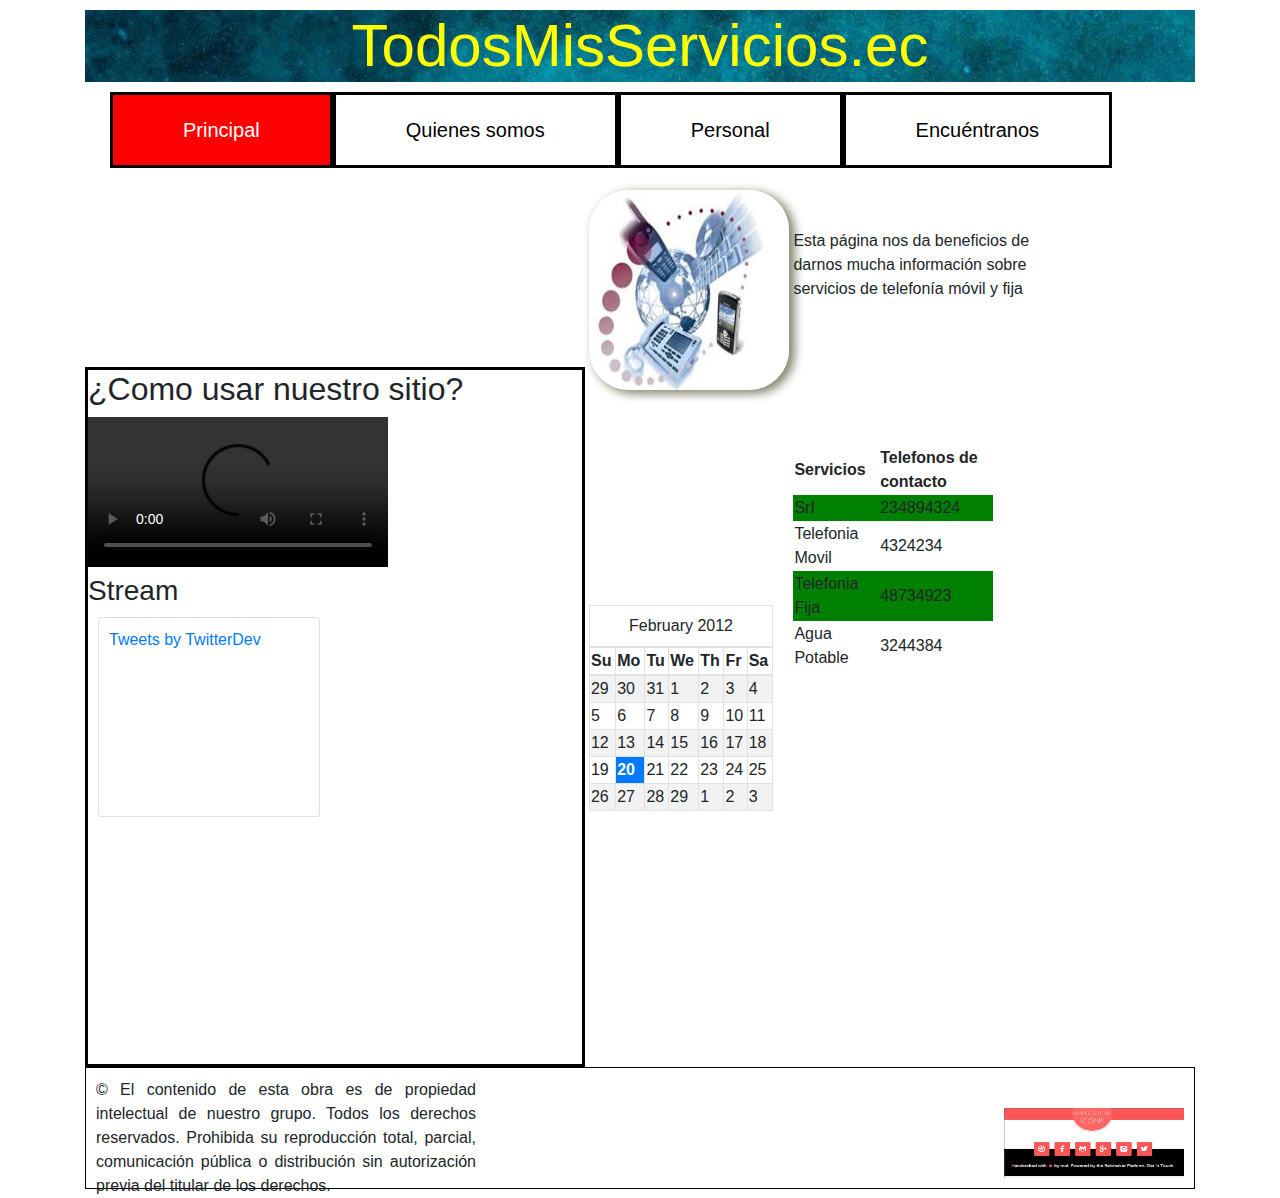
<file: index.html>
<!DOCTYPE html>
<html lang="es">
<head>
<meta charset="utf-8"/>
<title> app.moqups </title>
<meta name="viewport" content="width=device-width, initial-scale=1, shrink-to-fit=no">
<link rel="stylesheet" href="bootstrap-4.1.1/dist/css/bootstrap.min.css">
<link rel="stylesheet" href="css/style.css">
</head>
<body>
<div class = "container -fluid">
<header>
<h1 id="cabecera">TodosMisServicios.ec</h1>

<nav>
  <div class = "row">
  <ul class = "col12">
    <li><a class="active" href="index.html">Principal </a></li>
    <li><a href="quienes_somos.html">Quienes somos </a></li>
    <li><a href="personal.html">Personal </a></li>
    <li><a href="encuentranos.html">Encuéntranos </a></li>
  </ul>
  </div>
</nav>
       
</header>
<div>

<div class="uno" id="primero">
  <div>
  <aside>
    <h2>¿Como usar nuestro sitio?</h2> 
    <video src="http://v2v.cc/~j/theora_testsuite/320x240.ogg" controls></video>
    <h3> Stream </h3>
    <div class="card">
      <a class="twitter-timeline" href="https://twitter.com/TwitterDev?ref_src=twsrc%5Etfw">Tweets by TwitterDev</a> 
      <script async src="https://platform.twitter.com/widgets.js" charset="utf-8"></script>
    </div>
  </aside>
  </div>
</div>

<div class ="uno">
    <section id="diva" class="division">
     
    <img class="imagen" src="principal.jpg" alt="no fue">
    
    <p id="pala">Esta página nos da beneficios de darnos mucha información sobre servicios de telefonía móvil y fija</p>

    <div class="container">
      <div class="row">
        <div class="span12">
          <table class="table-condensed table-bordered table-striped">
            <thead>
              <tr>
                <th colspan="7">
                  <span class="btn-group">
                    <a class="btn"><i class="icon-chevron-left"></i></a>
                    <a class="btn active">February 2012</a>
                    <a class="btn"><i class="icon-chevron-right"></i></a>
                  </span>
                </th>
                    </tr>
                    <tr>
                        <th>Su</th>
                        <th>Mo</th>
                        <th>Tu</th>
                        <th>We</th>
                        <th>Th</th>
                        <th>Fr</th>
                        <th>Sa</th>
                    </tr>
                </thead>
                <tbody>
                    <tr>
                        <td class="muted">29</td>
                        <td class="muted">30</td>
                        <td class="muted">31</td>
                        <td>1</td>
                        <td>2</td>
                        <td>3</td>
                        <td>4</td>
                    </tr>
                    <tr>
                        <td>5</td>
                        <td>6</td>
                        <td>7</td>
                        <td>8</td>
                        <td>9</td>
                        <td>10</td>
                        <td>11</td>
                    </tr>
                    <tr>
                        <td>12</td>
                        <td>13</td>
                        <td>14</td>
                        <td>15</td>
                        <td>16</td>
                        <td>17</td>
                        <td>18</td>
                    </tr>
                    <tr>
                        <td>19</td>
                        <td class="btn-primary"><strong>20</strong></td>
                        <td>21</td>
                        <td>22</td>
                        <td>23</td>
                        <td>24</td>
                        <td>25</td>
                    </tr>
                    <tr>
                        <td>26</td>
                        <td>27</td>
                        <td>28</td>
                        <td>29</td>
                        <td class="muted">1</td>
                        <td class="muted">2</td>
                        <td class="muted">3</td>
                    </tr>
                </tbody>
            </table>
        </div>
  </div>
</div>

  <table id="tabla"> <!-- Lo cambiaremos por CSS -->
    <thead>
      <tr>
        <td>Servicios</td>
        <td>Telefonos de contacto</td> 
      </tr>
    </thead>
    <tbody>
          <tr>
              <td>SrI</td>
              <td>234894324</td>
              
          </tr>
          <tr>
              <td>Telefonia Movil</td>
              <td>4324234</td>
              
          </tr>
          <tr>
              <td>Telefonia Fija</td>
              <td>48734923</td>
              
          </tr>
           <tr>
              <td>Agua Potable</td>
              <td>3244384</td>
              
          </tr>
          </tbody>
        </table>
    </section>  
    </div>
</div>

<div id="footer">
  <div id="izquierda">
    &#xA9;  El contenido de esta obra es de propiedad intelectual de nuestro grupo. Todos los derechos reservados. Prohibida su reproducción total, parcial, comunicación pública o distribución sin autorización previa del titular de los derechos.  
  </div>
  <div id="derecha">
    <img class="pie" style="float:right;" src="fin.png"> 
  </div>
</div>
</div>
</body>




</html>
</file>
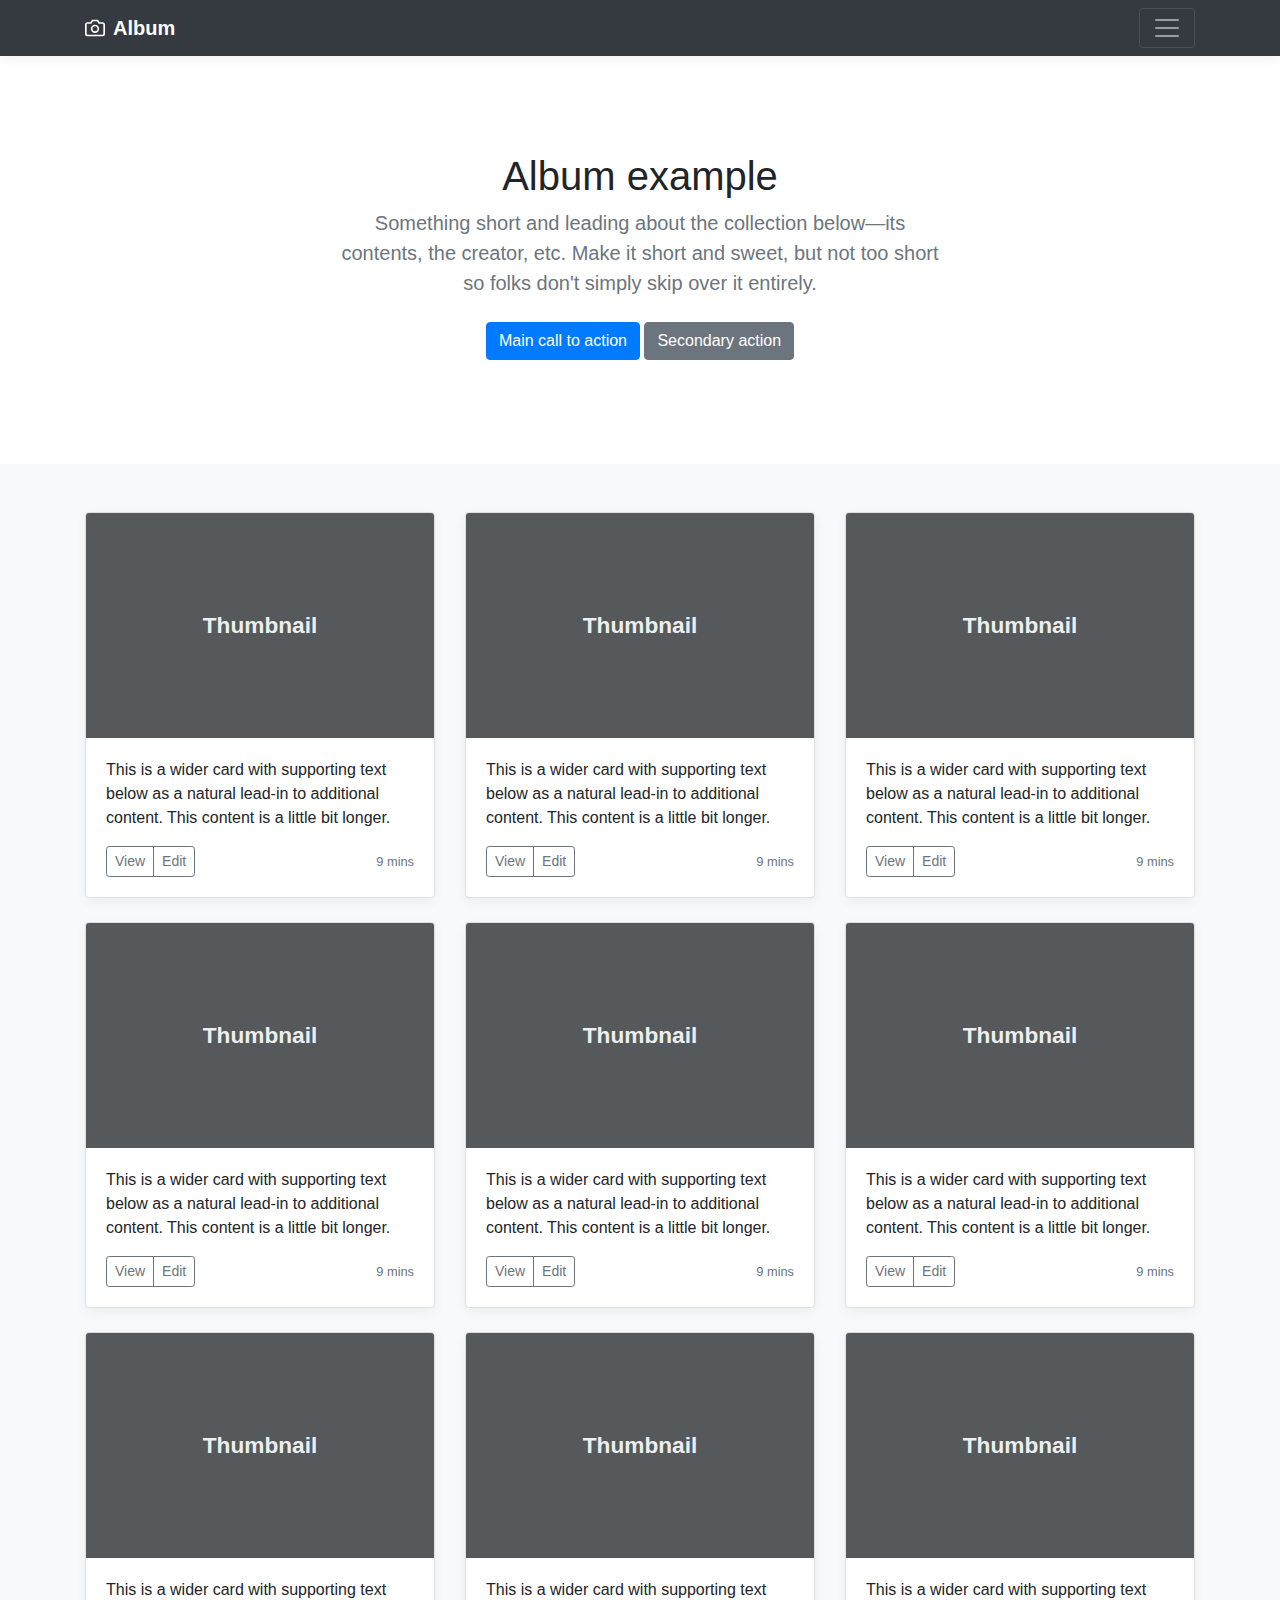
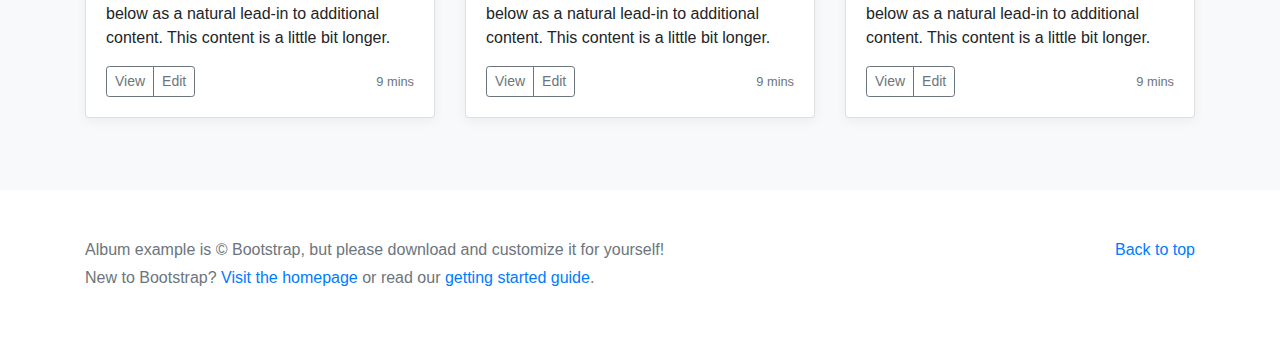
<file: bootstrap-4.1.1/docs/4.1/examples/album/index.html>
<!doctype html>
<html lang="en">
  <head>
    <meta charset="utf-8">
    <meta name="viewport" content="width=device-width, initial-scale=1, shrink-to-fit=no">
    <meta name="description" content="">
    <meta name="author" content="">
    <link rel="icon" href="../../../../favicon.ico">

    <title>Album example for Bootstrap</title>

    <!-- Bootstrap core CSS -->
    <link href="../../../../dist/css/bootstrap.min.css" rel="stylesheet">

    <!-- Custom styles for this template -->
    <link href="album.css" rel="stylesheet">
  </head>

  <body>

    <header>
      <div class="collapse bg-dark" id="navbarHeader">
        <div class="container">
          <div class="row">
            <div class="col-sm-8 col-md-7 py-4">
              <h4 class="text-white">About</h4>
              <p class="text-muted">Add some information about the album below, the author, or any other background context. Make it a few sentences long so folks can pick up some informative tidbits. Then, link them off to some social networking sites or contact information.</p>
            </div>
            <div class="col-sm-4 offset-md-1 py-4">
              <h4 class="text-white">Contact</h4>
              <ul class="list-unstyled">
                <li><a href="#" class="text-white">Follow on Twitter</a></li>
                <li><a href="#" class="text-white">Like on Facebook</a></li>
                <li><a href="#" class="text-white">Email me</a></li>
              </ul>
            </div>
          </div>
        </div>
      </div>
      <div class="navbar navbar-dark bg-dark box-shadow">
        <div class="container d-flex justify-content-between">
          <a href="#" class="navbar-brand d-flex align-items-center">
            <svg xmlns="http://www.w3.org/2000/svg" width="20" height="20" viewBox="0 0 24 24" fill="none" stroke="currentColor" stroke-width="2" stroke-linecap="round" stroke-linejoin="round" class="mr-2"><path d="M23 19a2 2 0 0 1-2 2H3a2 2 0 0 1-2-2V8a2 2 0 0 1 2-2h4l2-3h6l2 3h4a2 2 0 0 1 2 2z"></path><circle cx="12" cy="13" r="4"></circle></svg>
            <strong>Album</strong>
          </a>
          <button class="navbar-toggler" type="button" data-toggle="collapse" data-target="#navbarHeader" aria-controls="navbarHeader" aria-expanded="false" aria-label="Toggle navigation">
            <span class="navbar-toggler-icon"></span>
          </button>
        </div>
      </div>
    </header>

    <main role="main">

      <section class="jumbotron text-center">
        <div class="container">
          <h1 class="jumbotron-heading">Album example</h1>
          <p class="lead text-muted">Something short and leading about the collection below—its contents, the creator, etc. Make it short and sweet, but not too short so folks don't simply skip over it entirely.</p>
          <p>
            <a href="#" class="btn btn-primary my-2">Main call to action</a>
            <a href="#" class="btn btn-secondary my-2">Secondary action</a>
          </p>
        </div>
      </section>

      <div class="album py-5 bg-light">
        <div class="container">

          <div class="row">
            <div class="col-md-4">
              <div class="card mb-4 box-shadow">
                <img class="card-img-top" data-src="holder.js/100px225?theme=thumb&bg=55595c&fg=eceeef&text=Thumbnail" alt="Card image cap">
                <div class="card-body">
                  <p class="card-text">This is a wider card with supporting text below as a natural lead-in to additional content. This content is a little bit longer.</p>
                  <div class="d-flex justify-content-between align-items-center">
                    <div class="btn-group">
                      <button type="button" class="btn btn-sm btn-outline-secondary">View</button>
                      <button type="button" class="btn btn-sm btn-outline-secondary">Edit</button>
                    </div>
                    <small class="text-muted">9 mins</small>
                  </div>
                </div>
              </div>
            </div>
            <div class="col-md-4">
              <div class="card mb-4 box-shadow">
                <img class="card-img-top" data-src="holder.js/100px225?theme=thumb&bg=55595c&fg=eceeef&text=Thumbnail" alt="Card image cap">
                <div class="card-body">
                  <p class="card-text">This is a wider card with supporting text below as a natural lead-in to additional content. This content is a little bit longer.</p>
                  <div class="d-flex justify-content-between align-items-center">
                    <div class="btn-group">
                      <button type="button" class="btn btn-sm btn-outline-secondary">View</button>
                      <button type="button" class="btn btn-sm btn-outline-secondary">Edit</button>
                    </div>
                    <small class="text-muted">9 mins</small>
                  </div>
                </div>
              </div>
            </div>
            <div class="col-md-4">
              <div class="card mb-4 box-shadow">
                <img class="card-img-top" data-src="holder.js/100px225?theme=thumb&bg=55595c&fg=eceeef&text=Thumbnail" alt="Card image cap">
                <div class="card-body">
                  <p class="card-text">This is a wider card with supporting text below as a natural lead-in to additional content. This content is a little bit longer.</p>
                  <div class="d-flex justify-content-between align-items-center">
                    <div class="btn-group">
                      <button type="button" class="btn btn-sm btn-outline-secondary">View</button>
                      <button type="button" class="btn btn-sm btn-outline-secondary">Edit</button>
                    </div>
                    <small class="text-muted">9 mins</small>
                  </div>
                </div>
              </div>
            </div>

            <div class="col-md-4">
              <div class="card mb-4 box-shadow">
                <img class="card-img-top" data-src="holder.js/100px225?theme=thumb&bg=55595c&fg=eceeef&text=Thumbnail" alt="Card image cap">
                <div class="card-body">
                  <p class="card-text">This is a wider card with supporting text below as a natural lead-in to additional content. This content is a little bit longer.</p>
                  <div class="d-flex justify-content-between align-items-center">
                    <div class="btn-group">
                      <button type="button" class="btn btn-sm btn-outline-secondary">View</button>
                      <button type="button" class="btn btn-sm btn-outline-secondary">Edit</button>
                    </div>
                    <small class="text-muted">9 mins</small>
                  </div>
                </div>
              </div>
            </div>
            <div class="col-md-4">
              <div class="card mb-4 box-shadow">
                <img class="card-img-top" data-src="holder.js/100px225?theme=thumb&bg=55595c&fg=eceeef&text=Thumbnail" alt="Card image cap">
                <div class="card-body">
                  <p class="card-text">This is a wider card with supporting text below as a natural lead-in to additional content. This content is a little bit longer.</p>
                  <div class="d-flex justify-content-between align-items-center">
                    <div class="btn-group">
                      <button type="button" class="btn btn-sm btn-outline-secondary">View</button>
                      <button type="button" class="btn btn-sm btn-outline-secondary">Edit</button>
                    </div>
                    <small class="text-muted">9 mins</small>
                  </div>
                </div>
              </div>
            </div>
            <div class="col-md-4">
              <div class="card mb-4 box-shadow">
                <img class="card-img-top" data-src="holder.js/100px225?theme=thumb&bg=55595c&fg=eceeef&text=Thumbnail" alt="Card image cap">
                <div class="card-body">
                  <p class="card-text">This is a wider card with supporting text below as a natural lead-in to additional content. This content is a little bit longer.</p>
                  <div class="d-flex justify-content-between align-items-center">
                    <div class="btn-group">
                      <button type="button" class="btn btn-sm btn-outline-secondary">View</button>
                      <button type="button" class="btn btn-sm btn-outline-secondary">Edit</button>
                    </div>
                    <small class="text-muted">9 mins</small>
                  </div>
                </div>
              </div>
            </div>

            <div class="col-md-4">
              <div class="card mb-4 box-shadow">
                <img class="card-img-top" data-src="holder.js/100px225?theme=thumb&bg=55595c&fg=eceeef&text=Thumbnail" alt="Card image cap">
                <div class="card-body">
                  <p class="card-text">This is a wider card with supporting text below as a natural lead-in to additional content. This content is a little bit longer.</p>
                  <div class="d-flex justify-content-between align-items-center">
                    <div class="btn-group">
                      <button type="button" class="btn btn-sm btn-outline-secondary">View</button>
                      <button type="button" class="btn btn-sm btn-outline-secondary">Edit</button>
                    </div>
                    <small class="text-muted">9 mins</small>
                  </div>
                </div>
              </div>
            </div>
            <div class="col-md-4">
              <div class="card mb-4 box-shadow">
                <img class="card-img-top" data-src="holder.js/100px225?theme=thumb&bg=55595c&fg=eceeef&text=Thumbnail" alt="Card image cap">
                <div class="card-body">
                  <p class="card-text">This is a wider card with supporting text below as a natural lead-in to additional content. This content is a little bit longer.</p>
                  <div class="d-flex justify-content-between align-items-center">
                    <div class="btn-group">
                      <button type="button" class="btn btn-sm btn-outline-secondary">View</button>
                      <button type="button" class="btn btn-sm btn-outline-secondary">Edit</button>
                    </div>
                    <small class="text-muted">9 mins</small>
                  </div>
                </div>
              </div>
            </div>
            <div class="col-md-4">
              <div class="card mb-4 box-shadow">
                <img class="card-img-top" data-src="holder.js/100px225?theme=thumb&bg=55595c&fg=eceeef&text=Thumbnail" alt="Card image cap">
                <div class="card-body">
                  <p class="card-text">This is a wider card with supporting text below as a natural lead-in to additional content. This content is a little bit longer.</p>
                  <div class="d-flex justify-content-between align-items-center">
                    <div class="btn-group">
                      <button type="button" class="btn btn-sm btn-outline-secondary">View</button>
                      <button type="button" class="btn btn-sm btn-outline-secondary">Edit</button>
                    </div>
                    <small class="text-muted">9 mins</small>
                  </div>
                </div>
              </div>
            </div>
          </div>
        </div>
      </div>

    </main>

    <footer class="text-muted">
      <div class="container">
        <p class="float-right">
          <a href="#">Back to top</a>
        </p>
        <p>Album example is &copy; Bootstrap, but please download and customize it for yourself!</p>
        <p>New to Bootstrap? <a href="../../">Visit the homepage</a> or read our <a href="../../getting-started/">getting started guide</a>.</p>
      </div>
    </footer>

    <!-- Bootstrap core JavaScript
    ================================================== -->
    <!-- Placed at the end of the document so the pages load faster -->
    <script src="https://code.jquery.com/jquery-3.3.1.slim.min.js" integrity="sha384-q8i/X+965DzO0rT7abK41JStQIAqVgRVzpbzo5smXKp4YfRvH+8abtTE1Pi6jizo" crossorigin="anonymous"></script>
    <script>window.jQuery || document.write('<script src="../../../../assets/js/vendor/jquery-slim.min.js"><\/script>')</script>
    <script src="../../../../assets/js/vendor/popper.min.js"></script>
    <script src="../../../../dist/js/bootstrap.min.js"></script>
    <script src="../../../../assets/js/vendor/holder.min.js"></script>
  </body>
</html>
</file>
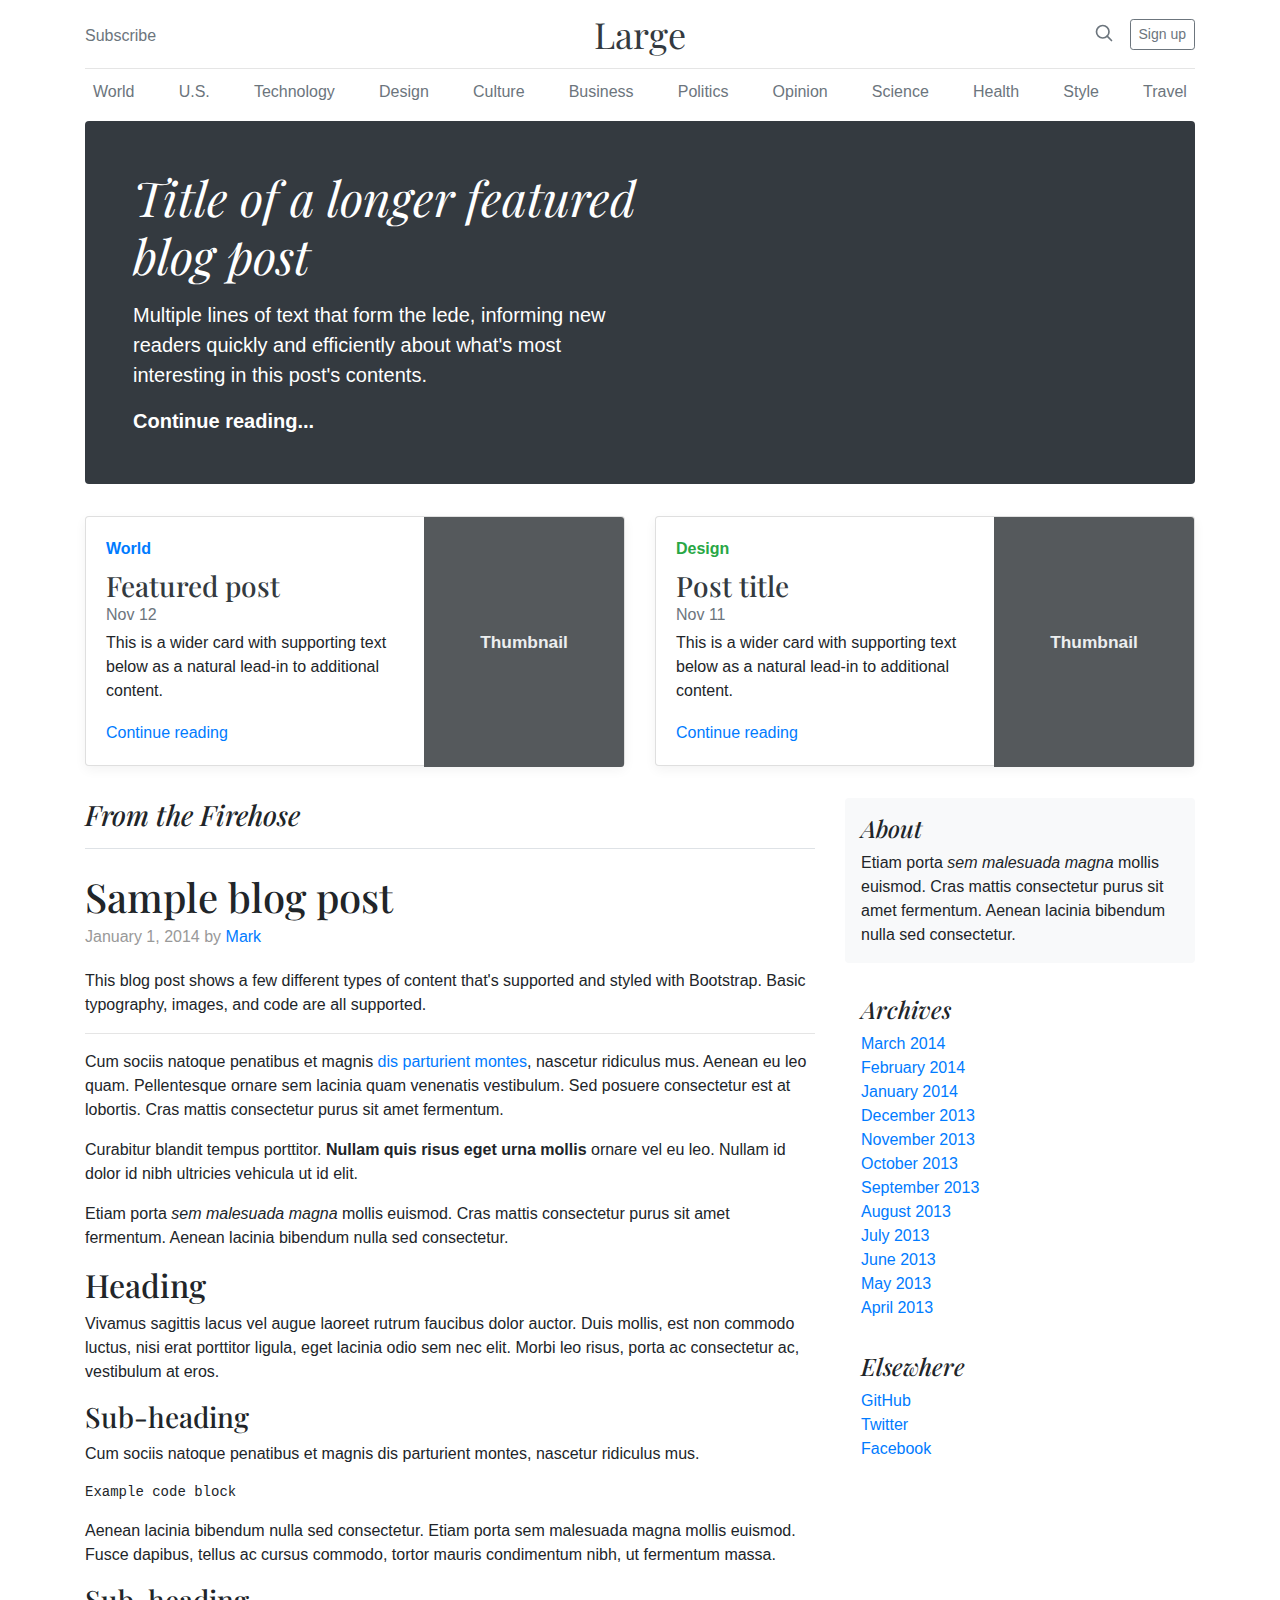
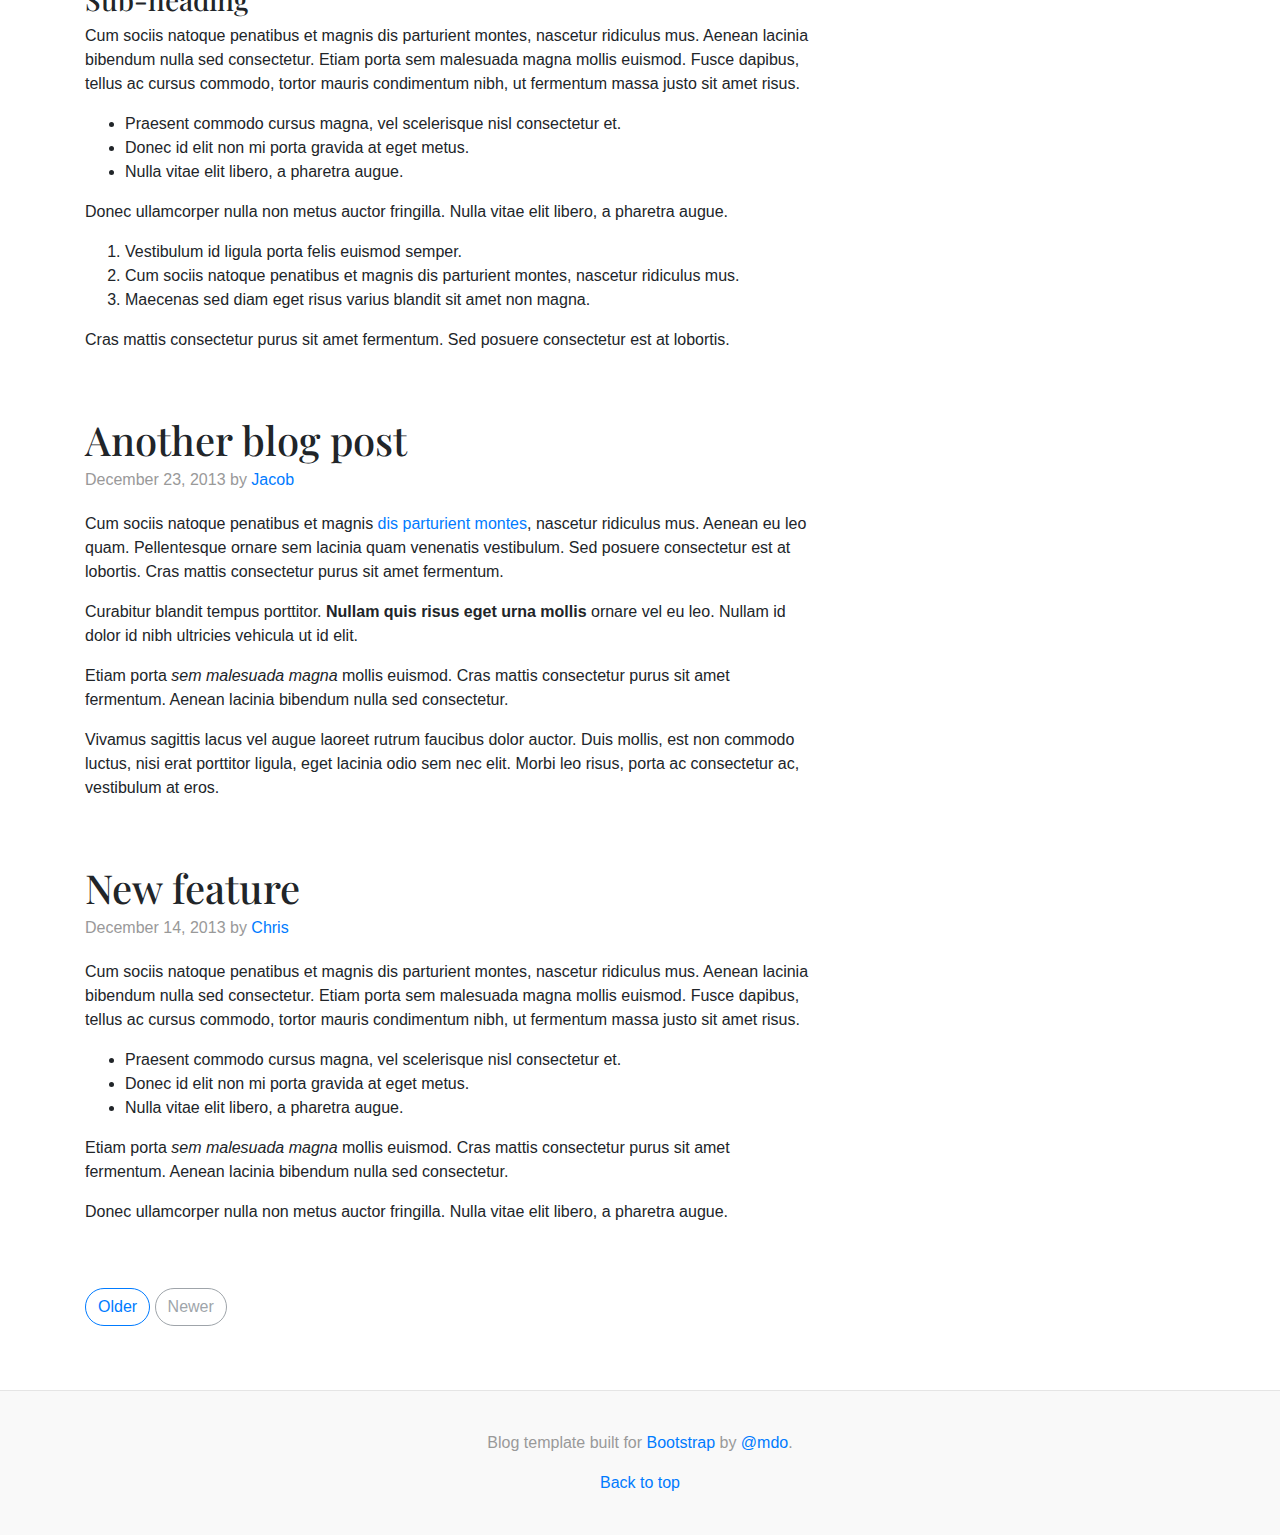
<file: bootstrap-4.1.1/docs/4.1/examples/blog/index.html>
<!doctype html>
<html lang="en">
  <head>
    <meta charset="utf-8">
    <meta name="viewport" content="width=device-width, initial-scale=1, shrink-to-fit=no">
    <meta name="description" content="">
    <meta name="author" content="">
    <link rel="icon" href="../../../../favicon.ico">

    <title>Blog Template for Bootstrap</title>

    <!-- Bootstrap core CSS -->
    <link href="../../../../dist/css/bootstrap.min.css" rel="stylesheet">

    <!-- Custom styles for this template -->
    <link href="https://fonts.googleapis.com/css?family=Playfair+Display:700,900" rel="stylesheet">
    <link href="blog.css" rel="stylesheet">
  </head>

  <body>

    <div class="container">
      <header class="blog-header py-3">
        <div class="row flex-nowrap justify-content-between align-items-center">
          <div class="col-4 pt-1">
            <a class="text-muted" href="#">Subscribe</a>
          </div>
          <div class="col-4 text-center">
            <a class="blog-header-logo text-dark" href="#">Large</a>
          </div>
          <div class="col-4 d-flex justify-content-end align-items-center">
            <a class="text-muted" href="#">
              <svg xmlns="http://www.w3.org/2000/svg" width="20" height="20" viewBox="0 0 24 24" fill="none" stroke="currentColor" stroke-width="2" stroke-linecap="round" stroke-linejoin="round" class="mx-3"><circle cx="10.5" cy="10.5" r="7.5"></circle><line x1="21" y1="21" x2="15.8" y2="15.8"></line></svg>
            </a>
            <a class="btn btn-sm btn-outline-secondary" href="#">Sign up</a>
          </div>
        </div>
      </header>

      <div class="nav-scroller py-1 mb-2">
        <nav class="nav d-flex justify-content-between">
          <a class="p-2 text-muted" href="#">World</a>
          <a class="p-2 text-muted" href="#">U.S.</a>
          <a class="p-2 text-muted" href="#">Technology</a>
          <a class="p-2 text-muted" href="#">Design</a>
          <a class="p-2 text-muted" href="#">Culture</a>
          <a class="p-2 text-muted" href="#">Business</a>
          <a class="p-2 text-muted" href="#">Politics</a>
          <a class="p-2 text-muted" href="#">Opinion</a>
          <a class="p-2 text-muted" href="#">Science</a>
          <a class="p-2 text-muted" href="#">Health</a>
          <a class="p-2 text-muted" href="#">Style</a>
          <a class="p-2 text-muted" href="#">Travel</a>
        </nav>
      </div>

      <div class="jumbotron p-3 p-md-5 text-white rounded bg-dark">
        <div class="col-md-6 px-0">
          <h1 class="display-4 font-italic">Title of a longer featured blog post</h1>
          <p class="lead my-3">Multiple lines of text that form the lede, informing new readers quickly and efficiently about what's most interesting in this post's contents.</p>
          <p class="lead mb-0"><a href="#" class="text-white font-weight-bold">Continue reading...</a></p>
        </div>
      </div>

      <div class="row mb-2">
        <div class="col-md-6">
          <div class="card flex-md-row mb-4 box-shadow h-md-250">
            <div class="card-body d-flex flex-column align-items-start">
              <strong class="d-inline-block mb-2 text-primary">World</strong>
              <h3 class="mb-0">
                <a class="text-dark" href="#">Featured post</a>
              </h3>
              <div class="mb-1 text-muted">Nov 12</div>
              <p class="card-text mb-auto">This is a wider card with supporting text below as a natural lead-in to additional content.</p>
              <a href="#">Continue reading</a>
            </div>
            <img class="card-img-right flex-auto d-none d-lg-block" data-src="holder.js/200x250?theme=thumb" alt="Card image cap">
          </div>
        </div>
        <div class="col-md-6">
          <div class="card flex-md-row mb-4 box-shadow h-md-250">
            <div class="card-body d-flex flex-column align-items-start">
              <strong class="d-inline-block mb-2 text-success">Design</strong>
              <h3 class="mb-0">
                <a class="text-dark" href="#">Post title</a>
              </h3>
              <div class="mb-1 text-muted">Nov 11</div>
              <p class="card-text mb-auto">This is a wider card with supporting text below as a natural lead-in to additional content.</p>
              <a href="#">Continue reading</a>
            </div>
            <img class="card-img-right flex-auto d-none d-lg-block" data-src="holder.js/200x250?theme=thumb" alt="Card image cap">
          </div>
        </div>
      </div>
    </div>

    <main role="main" class="container">
      <div class="row">
        <div class="col-md-8 blog-main">
          <h3 class="pb-3 mb-4 font-italic border-bottom">
            From the Firehose
          </h3>

          <div class="blog-post">
            <h2 class="blog-post-title">Sample blog post</h2>
            <p class="blog-post-meta">January 1, 2014 by <a href="#">Mark</a></p>

            <p>This blog post shows a few different types of content that's supported and styled with Bootstrap. Basic typography, images, and code are all supported.</p>
            <hr>
            <p>Cum sociis natoque penatibus et magnis <a href="#">dis parturient montes</a>, nascetur ridiculus mus. Aenean eu leo quam. Pellentesque ornare sem lacinia quam venenatis vestibulum. Sed posuere consectetur est at lobortis. Cras mattis consectetur purus sit amet fermentum.</p>
            <blockquote>
              <p>Curabitur blandit tempus porttitor. <strong>Nullam quis risus eget urna mollis</strong> ornare vel eu leo. Nullam id dolor id nibh ultricies vehicula ut id elit.</p>
            </blockquote>
            <p>Etiam porta <em>sem malesuada magna</em> mollis euismod. Cras mattis consectetur purus sit amet fermentum. Aenean lacinia bibendum nulla sed consectetur.</p>
            <h2>Heading</h2>
            <p>Vivamus sagittis lacus vel augue laoreet rutrum faucibus dolor auctor. Duis mollis, est non commodo luctus, nisi erat porttitor ligula, eget lacinia odio sem nec elit. Morbi leo risus, porta ac consectetur ac, vestibulum at eros.</p>
            <h3>Sub-heading</h3>
            <p>Cum sociis natoque penatibus et magnis dis parturient montes, nascetur ridiculus mus.</p>
            <pre><code>Example code block</code></pre>
            <p>Aenean lacinia bibendum nulla sed consectetur. Etiam porta sem malesuada magna mollis euismod. Fusce dapibus, tellus ac cursus commodo, tortor mauris condimentum nibh, ut fermentum massa.</p>
            <h3>Sub-heading</h3>
            <p>Cum sociis natoque penatibus et magnis dis parturient montes, nascetur ridiculus mus. Aenean lacinia bibendum nulla sed consectetur. Etiam porta sem malesuada magna mollis euismod. Fusce dapibus, tellus ac cursus commodo, tortor mauris condimentum nibh, ut fermentum massa justo sit amet risus.</p>
            <ul>
              <li>Praesent commodo cursus magna, vel scelerisque nisl consectetur et.</li>
              <li>Donec id elit non mi porta gravida at eget metus.</li>
              <li>Nulla vitae elit libero, a pharetra augue.</li>
            </ul>
            <p>Donec ullamcorper nulla non metus auctor fringilla. Nulla vitae elit libero, a pharetra augue.</p>
            <ol>
              <li>Vestibulum id ligula porta felis euismod semper.</li>
              <li>Cum sociis natoque penatibus et magnis dis parturient montes, nascetur ridiculus mus.</li>
              <li>Maecenas sed diam eget risus varius blandit sit amet non magna.</li>
            </ol>
            <p>Cras mattis consectetur purus sit amet fermentum. Sed posuere consectetur est at lobortis.</p>
          </div><!-- /.blog-post -->

          <div class="blog-post">
            <h2 class="blog-post-title">Another blog post</h2>
            <p class="blog-post-meta">December 23, 2013 by <a href="#">Jacob</a></p>

            <p>Cum sociis natoque penatibus et magnis <a href="#">dis parturient montes</a>, nascetur ridiculus mus. Aenean eu leo quam. Pellentesque ornare sem lacinia quam venenatis vestibulum. Sed posuere consectetur est at lobortis. Cras mattis consectetur purus sit amet fermentum.</p>
            <blockquote>
              <p>Curabitur blandit tempus porttitor. <strong>Nullam quis risus eget urna mollis</strong> ornare vel eu leo. Nullam id dolor id nibh ultricies vehicula ut id elit.</p>
            </blockquote>
            <p>Etiam porta <em>sem malesuada magna</em> mollis euismod. Cras mattis consectetur purus sit amet fermentum. Aenean lacinia bibendum nulla sed consectetur.</p>
            <p>Vivamus sagittis lacus vel augue laoreet rutrum faucibus dolor auctor. Duis mollis, est non commodo luctus, nisi erat porttitor ligula, eget lacinia odio sem nec elit. Morbi leo risus, porta ac consectetur ac, vestibulum at eros.</p>
          </div><!-- /.blog-post -->

          <div class="blog-post">
            <h2 class="blog-post-title">New feature</h2>
            <p class="blog-post-meta">December 14, 2013 by <a href="#">Chris</a></p>

            <p>Cum sociis natoque penatibus et magnis dis parturient montes, nascetur ridiculus mus. Aenean lacinia bibendum nulla sed consectetur. Etiam porta sem malesuada magna mollis euismod. Fusce dapibus, tellus ac cursus commodo, tortor mauris condimentum nibh, ut fermentum massa justo sit amet risus.</p>
            <ul>
              <li>Praesent commodo cursus magna, vel scelerisque nisl consectetur et.</li>
              <li>Donec id elit non mi porta gravida at eget metus.</li>
              <li>Nulla vitae elit libero, a pharetra augue.</li>
            </ul>
            <p>Etiam porta <em>sem malesuada magna</em> mollis euismod. Cras mattis consectetur purus sit amet fermentum. Aenean lacinia bibendum nulla sed consectetur.</p>
            <p>Donec ullamcorper nulla non metus auctor fringilla. Nulla vitae elit libero, a pharetra augue.</p>
          </div><!-- /.blog-post -->

          <nav class="blog-pagination">
            <a class="btn btn-outline-primary" href="#">Older</a>
            <a class="btn btn-outline-secondary disabled" href="#">Newer</a>
          </nav>

        </div><!-- /.blog-main -->

        <aside class="col-md-4 blog-sidebar">
          <div class="p-3 mb-3 bg-light rounded">
            <h4 class="font-italic">About</h4>
            <p class="mb-0">Etiam porta <em>sem malesuada magna</em> mollis euismod. Cras mattis consectetur purus sit amet fermentum. Aenean lacinia bibendum nulla sed consectetur.</p>
          </div>

          <div class="p-3">
            <h4 class="font-italic">Archives</h4>
            <ol class="list-unstyled mb-0">
              <li><a href="#">March 2014</a></li>
              <li><a href="#">February 2014</a></li>
              <li><a href="#">January 2014</a></li>
              <li><a href="#">December 2013</a></li>
              <li><a href="#">November 2013</a></li>
              <li><a href="#">October 2013</a></li>
              <li><a href="#">September 2013</a></li>
              <li><a href="#">August 2013</a></li>
              <li><a href="#">July 2013</a></li>
              <li><a href="#">June 2013</a></li>
              <li><a href="#">May 2013</a></li>
              <li><a href="#">April 2013</a></li>
            </ol>
          </div>

          <div class="p-3">
            <h4 class="font-italic">Elsewhere</h4>
            <ol class="list-unstyled">
              <li><a href="#">GitHub</a></li>
              <li><a href="#">Twitter</a></li>
              <li><a href="#">Facebook</a></li>
            </ol>
          </div>
        </aside><!-- /.blog-sidebar -->

      </div><!-- /.row -->

    </main><!-- /.container -->

    <footer class="blog-footer">
      <p>Blog template built for <a href="https://getbootstrap.com/">Bootstrap</a> by <a href="https://twitter.com/mdo">@mdo</a>.</p>
      <p>
        <a href="#">Back to top</a>
      </p>
    </footer>

    <!-- Bootstrap core JavaScript
    ================================================== -->
    <!-- Placed at the end of the document so the pages load faster -->
    <script src="https://code.jquery.com/jquery-3.3.1.slim.min.js" integrity="sha384-q8i/X+965DzO0rT7abK41JStQIAqVgRVzpbzo5smXKp4YfRvH+8abtTE1Pi6jizo" crossorigin="anonymous"></script>
    <script>window.jQuery || document.write('<script src="../../../../assets/js/vendor/jquery-slim.min.js"><\/script>')</script>
    <script src="../../../../assets/js/vendor/popper.min.js"></script>
    <script src="../../../../dist/js/bootstrap.min.js"></script>
    <script src="../../../../assets/js/vendor/holder.min.js"></script>
    <script>
      Holder.addTheme('thumb', {
        bg: '#55595c',
        fg: '#eceeef',
        text: 'Thumbnail'
      });
    </script>
  </body>
</html>
</file>
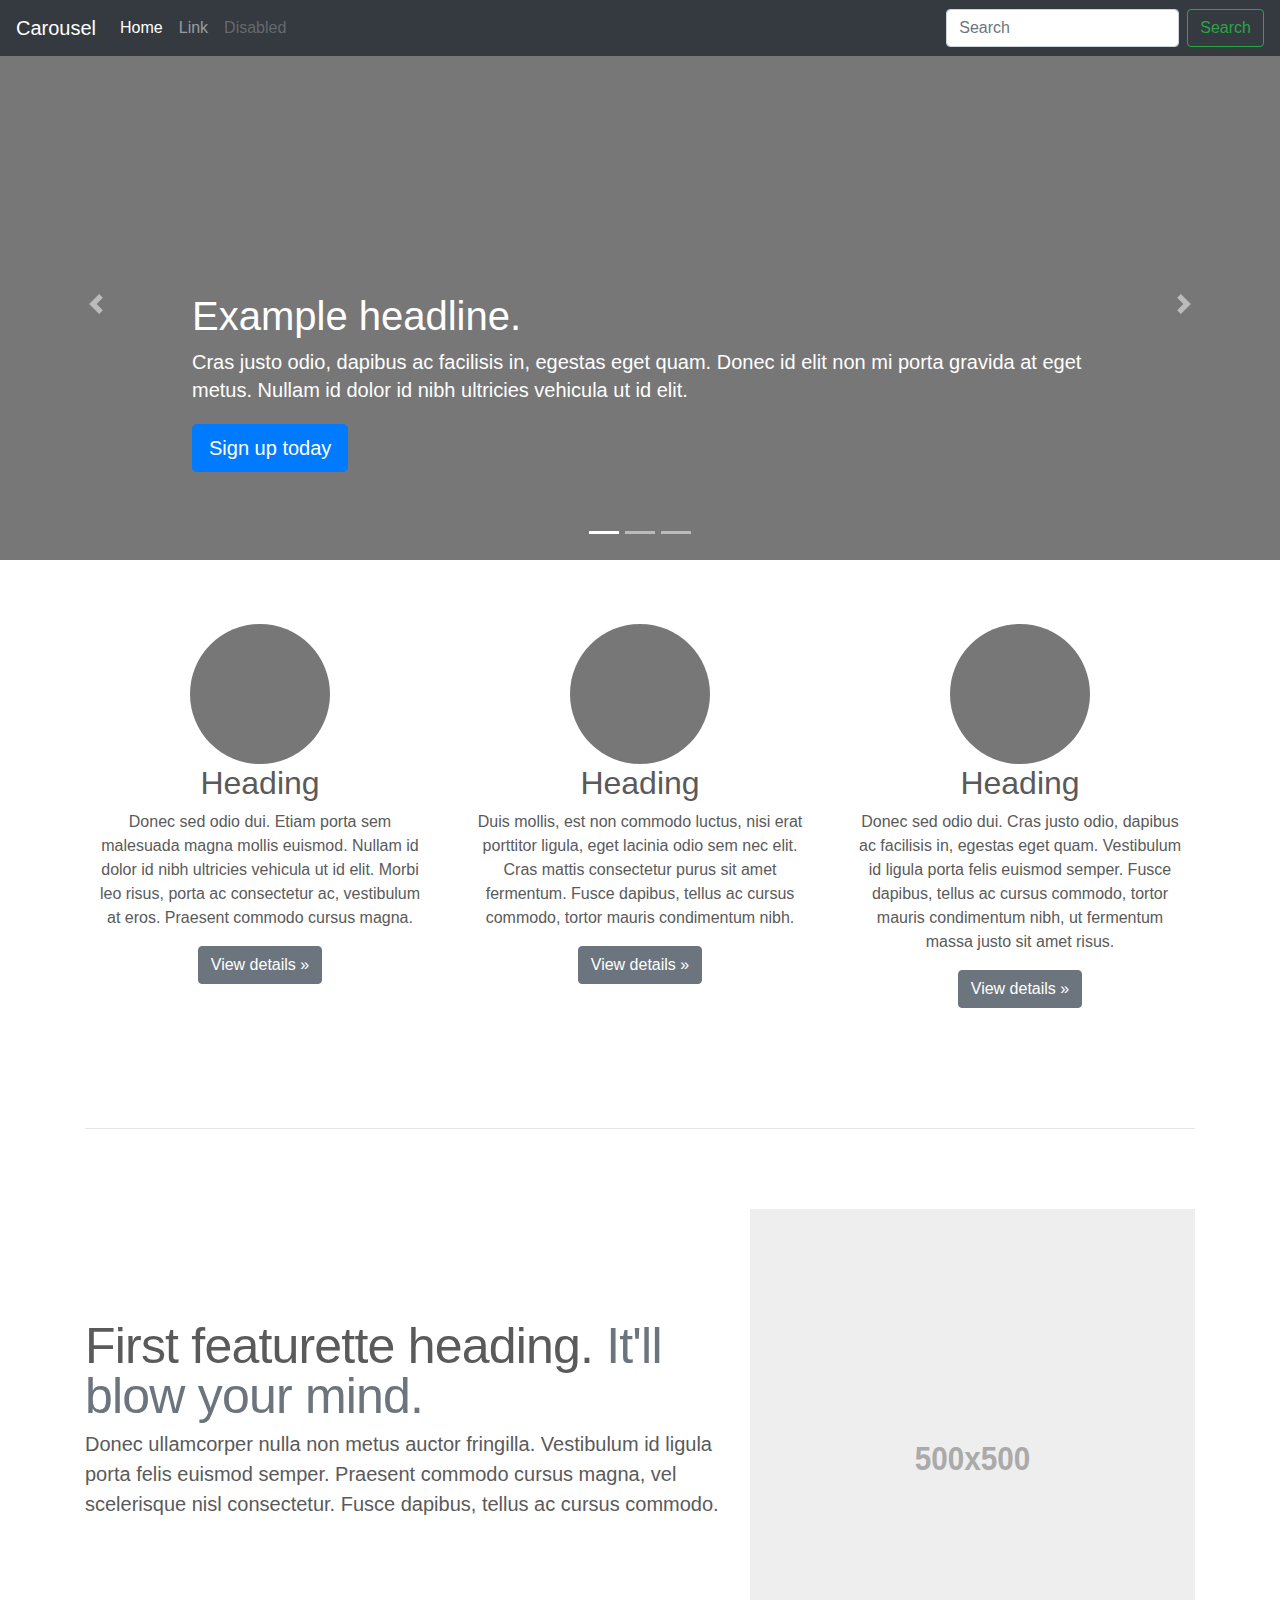
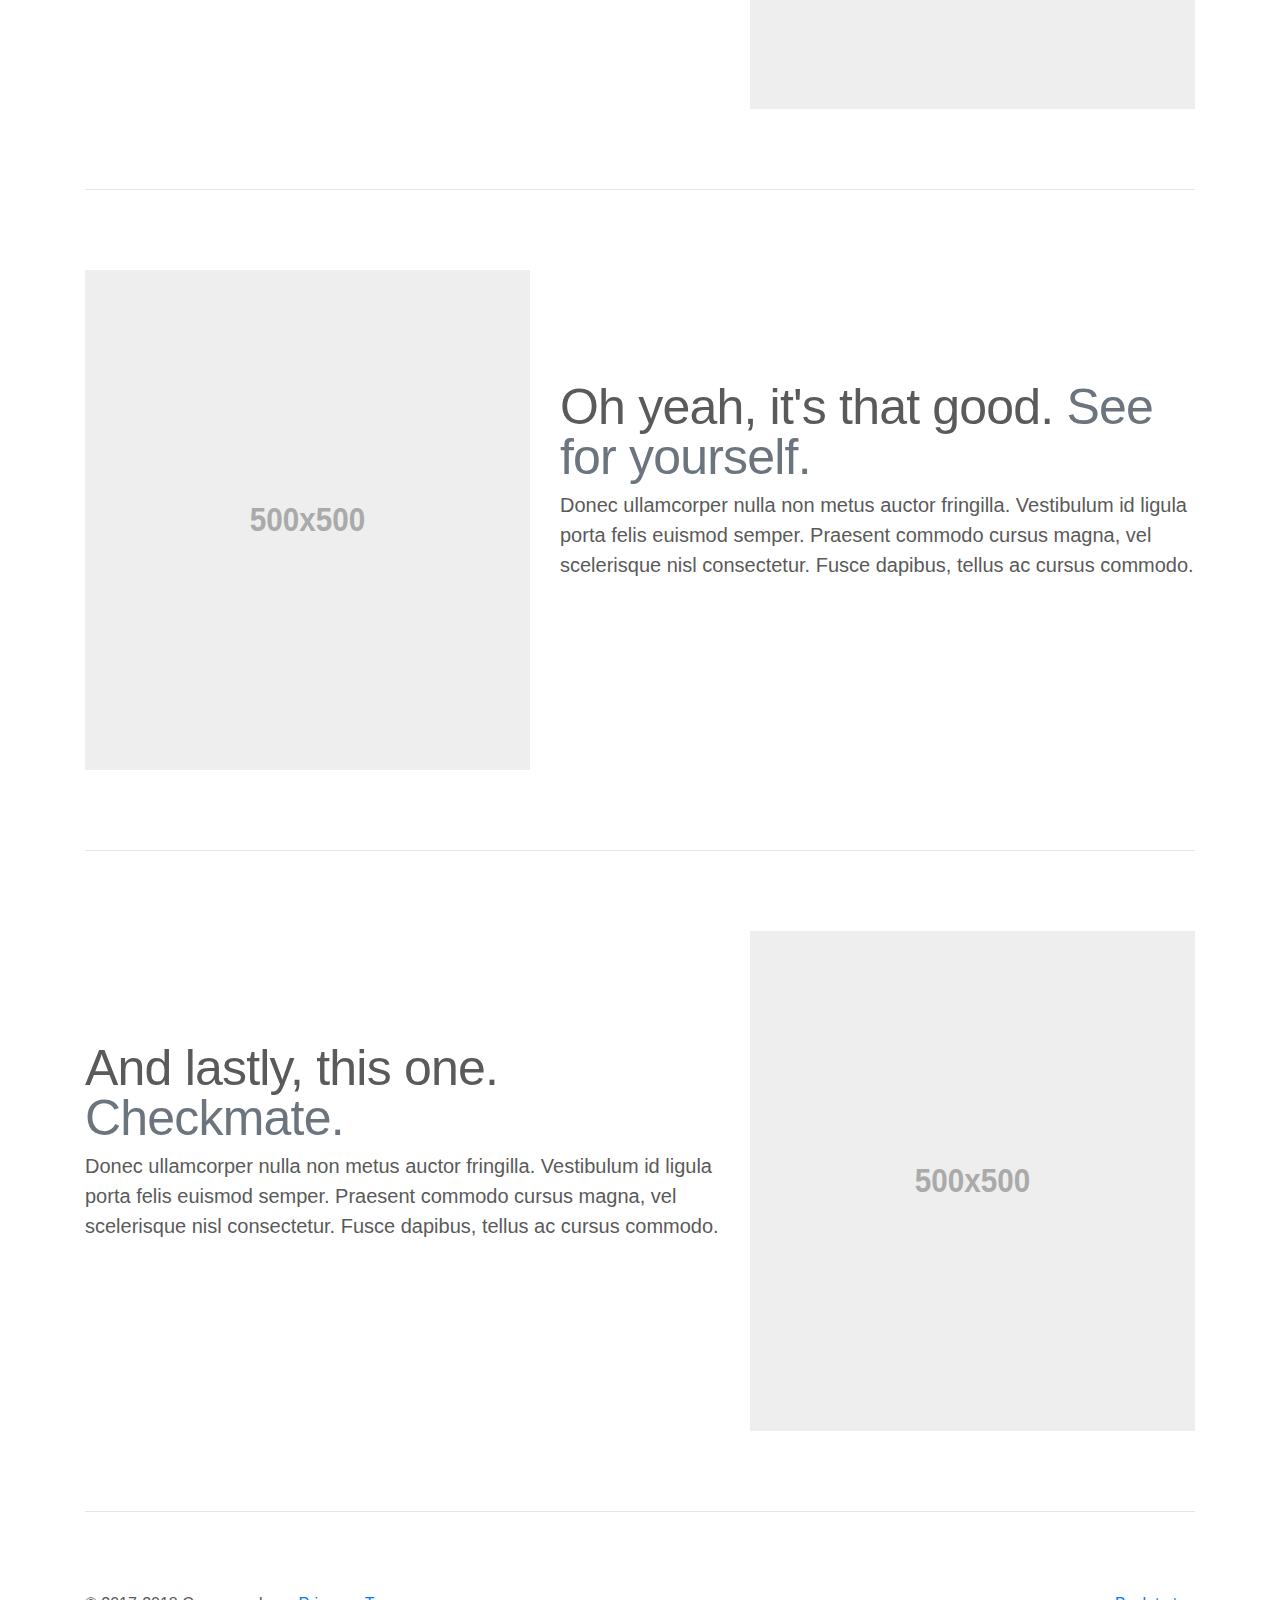
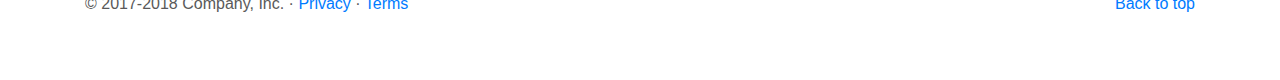
<file: bootstrap-4.1.1/docs/4.1/examples/carousel/index.html>
<!doctype html>
<html lang="en">
  <head>
    <meta charset="utf-8">
    <meta name="viewport" content="width=device-width, initial-scale=1, shrink-to-fit=no">
    <meta name="description" content="">
    <meta name="author" content="">
    <link rel="icon" href="../../../../favicon.ico">

    <title>Carousel Template for Bootstrap</title>

    <!-- Bootstrap core CSS -->
    <link href="../../../../dist/css/bootstrap.min.css" rel="stylesheet">

    <!-- Custom styles for this template -->
    <link href="carousel.css" rel="stylesheet">
  </head>
  <body>

    <header>
      <nav class="navbar navbar-expand-md navbar-dark fixed-top bg-dark">
        <a class="navbar-brand" href="#">Carousel</a>
        <button class="navbar-toggler" type="button" data-toggle="collapse" data-target="#navbarCollapse" aria-controls="navbarCollapse" aria-expanded="false" aria-label="Toggle navigation">
          <span class="navbar-toggler-icon"></span>
        </button>
        <div class="collapse navbar-collapse" id="navbarCollapse">
          <ul class="navbar-nav mr-auto">
            <li class="nav-item active">
              <a class="nav-link" href="#">Home <span class="sr-only">(current)</span></a>
            </li>
            <li class="nav-item">
              <a class="nav-link" href="#">Link</a>
            </li>
            <li class="nav-item">
              <a class="nav-link disabled" href="#">Disabled</a>
            </li>
          </ul>
          <form class="form-inline mt-2 mt-md-0">
            <input class="form-control mr-sm-2" type="text" placeholder="Search" aria-label="Search">
            <button class="btn btn-outline-success my-2 my-sm-0" type="submit">Search</button>
          </form>
        </div>
      </nav>
    </header>

    <main role="main">

      <div id="myCarousel" class="carousel slide" data-ride="carousel">
        <ol class="carousel-indicators">
          <li data-target="#myCarousel" data-slide-to="0" class="active"></li>
          <li data-target="#myCarousel" data-slide-to="1"></li>
          <li data-target="#myCarousel" data-slide-to="2"></li>
        </ol>
        <div class="carousel-inner">
          <div class="carousel-item active">
            <img class="first-slide" src="[data-uri]" alt="First slide">
            <div class="container">
              <div class="carousel-caption text-left">
                <h1>Example headline.</h1>
                <p>Cras justo odio, dapibus ac facilisis in, egestas eget quam. Donec id elit non mi porta gravida at eget metus. Nullam id dolor id nibh ultricies vehicula ut id elit.</p>
                <p><a class="btn btn-lg btn-primary" href="#" role="button">Sign up today</a></p>
              </div>
            </div>
          </div>
          <div class="carousel-item">
            <img class="second-slide" src="[data-uri]" alt="Second slide">
            <div class="container">
              <div class="carousel-caption">
                <h1>Another example headline.</h1>
                <p>Cras justo odio, dapibus ac facilisis in, egestas eget quam. Donec id elit non mi porta gravida at eget metus. Nullam id dolor id nibh ultricies vehicula ut id elit.</p>
                <p><a class="btn btn-lg btn-primary" href="#" role="button">Learn more</a></p>
              </div>
            </div>
          </div>
          <div class="carousel-item">
            <img class="third-slide" src="[data-uri]" alt="Third slide">
            <div class="container">
              <div class="carousel-caption text-right">
                <h1>One more for good measure.</h1>
                <p>Cras justo odio, dapibus ac facilisis in, egestas eget quam. Donec id elit non mi porta gravida at eget metus. Nullam id dolor id nibh ultricies vehicula ut id elit.</p>
                <p><a class="btn btn-lg btn-primary" href="#" role="button">Browse gallery</a></p>
              </div>
            </div>
          </div>
        </div>
        <a class="carousel-control-prev" href="#myCarousel" role="button" data-slide="prev">
          <span class="carousel-control-prev-icon" aria-hidden="true"></span>
          <span class="sr-only">Previous</span>
        </a>
        <a class="carousel-control-next" href="#myCarousel" role="button" data-slide="next">
          <span class="carousel-control-next-icon" aria-hidden="true"></span>
          <span class="sr-only">Next</span>
        </a>
      </div>


      <!-- Marketing messaging and featurettes
      ================================================== -->
      <!-- Wrap the rest of the page in another container to center all the content. -->

      <div class="container marketing">

        <!-- Three columns of text below the carousel -->
        <div class="row">
          <div class="col-lg-4">
            <img class="rounded-circle" src="[data-uri]" alt="Generic placeholder image" width="140" height="140">
            <h2>Heading</h2>
            <p>Donec sed odio dui. Etiam porta sem malesuada magna mollis euismod. Nullam id dolor id nibh ultricies vehicula ut id elit. Morbi leo risus, porta ac consectetur ac, vestibulum at eros. Praesent commodo cursus magna.</p>
            <p><a class="btn btn-secondary" href="#" role="button">View details &raquo;</a></p>
          </div><!-- /.col-lg-4 -->
          <div class="col-lg-4">
            <img class="rounded-circle" src="[data-uri]" alt="Generic placeholder image" width="140" height="140">
            <h2>Heading</h2>
            <p>Duis mollis, est non commodo luctus, nisi erat porttitor ligula, eget lacinia odio sem nec elit. Cras mattis consectetur purus sit amet fermentum. Fusce dapibus, tellus ac cursus commodo, tortor mauris condimentum nibh.</p>
            <p><a class="btn btn-secondary" href="#" role="button">View details &raquo;</a></p>
          </div><!-- /.col-lg-4 -->
          <div class="col-lg-4">
            <img class="rounded-circle" src="[data-uri]" alt="Generic placeholder image" width="140" height="140">
            <h2>Heading</h2>
            <p>Donec sed odio dui. Cras justo odio, dapibus ac facilisis in, egestas eget quam. Vestibulum id ligula porta felis euismod semper. Fusce dapibus, tellus ac cursus commodo, tortor mauris condimentum nibh, ut fermentum massa justo sit amet risus.</p>
            <p><a class="btn btn-secondary" href="#" role="button">View details &raquo;</a></p>
          </div><!-- /.col-lg-4 -->
        </div><!-- /.row -->


        <!-- START THE FEATURETTES -->

        <hr class="featurette-divider">

        <div class="row featurette">
          <div class="col-md-7">
            <h2 class="featurette-heading">First featurette heading. <span class="text-muted">It'll blow your mind.</span></h2>
            <p class="lead">Donec ullamcorper nulla non metus auctor fringilla. Vestibulum id ligula porta felis euismod semper. Praesent commodo cursus magna, vel scelerisque nisl consectetur. Fusce dapibus, tellus ac cursus commodo.</p>
          </div>
          <div class="col-md-5">
            <img class="featurette-image img-fluid mx-auto" data-src="holder.js/500x500/auto" alt="Generic placeholder image">
          </div>
        </div>

        <hr class="featurette-divider">

        <div class="row featurette">
          <div class="col-md-7 order-md-2">
            <h2 class="featurette-heading">Oh yeah, it's that good. <span class="text-muted">See for yourself.</span></h2>
            <p class="lead">Donec ullamcorper nulla non metus auctor fringilla. Vestibulum id ligula porta felis euismod semper. Praesent commodo cursus magna, vel scelerisque nisl consectetur. Fusce dapibus, tellus ac cursus commodo.</p>
          </div>
          <div class="col-md-5 order-md-1">
            <img class="featurette-image img-fluid mx-auto" data-src="holder.js/500x500/auto" alt="Generic placeholder image">
          </div>
        </div>

        <hr class="featurette-divider">

        <div class="row featurette">
          <div class="col-md-7">
            <h2 class="featurette-heading">And lastly, this one. <span class="text-muted">Checkmate.</span></h2>
            <p class="lead">Donec ullamcorper nulla non metus auctor fringilla. Vestibulum id ligula porta felis euismod semper. Praesent commodo cursus magna, vel scelerisque nisl consectetur. Fusce dapibus, tellus ac cursus commodo.</p>
          </div>
          <div class="col-md-5">
            <img class="featurette-image img-fluid mx-auto" data-src="holder.js/500x500/auto" alt="Generic placeholder image">
          </div>
        </div>

        <hr class="featurette-divider">

        <!-- /END THE FEATURETTES -->

      </div><!-- /.container -->


      <!-- FOOTER -->
      <footer class="container">
        <p class="float-right"><a href="#">Back to top</a></p>
        <p>&copy; 2017-2018 Company, Inc. &middot; <a href="#">Privacy</a> &middot; <a href="#">Terms</a></p>
      </footer>
    </main>

    <!-- Bootstrap core JavaScript
    ================================================== -->
    <!-- Placed at the end of the document so the pages load faster -->
    <script src="https://code.jquery.com/jquery-3.3.1.slim.min.js" integrity="sha384-q8i/X+965DzO0rT7abK41JStQIAqVgRVzpbzo5smXKp4YfRvH+8abtTE1Pi6jizo" crossorigin="anonymous"></script>
    <script>window.jQuery || document.write('<script src="../../../../assets/js/vendor/jquery-slim.min.js"><\/script>')</script>
    <script src="../../../../assets/js/vendor/popper.min.js"></script>
    <script src="../../../../dist/js/bootstrap.min.js"></script>
    <!-- Just to make our placeholder images work. Don't actually copy the next line! -->
    <script src="../../../../assets/js/vendor/holder.min.js"></script>
  </body>
</html>
</file>
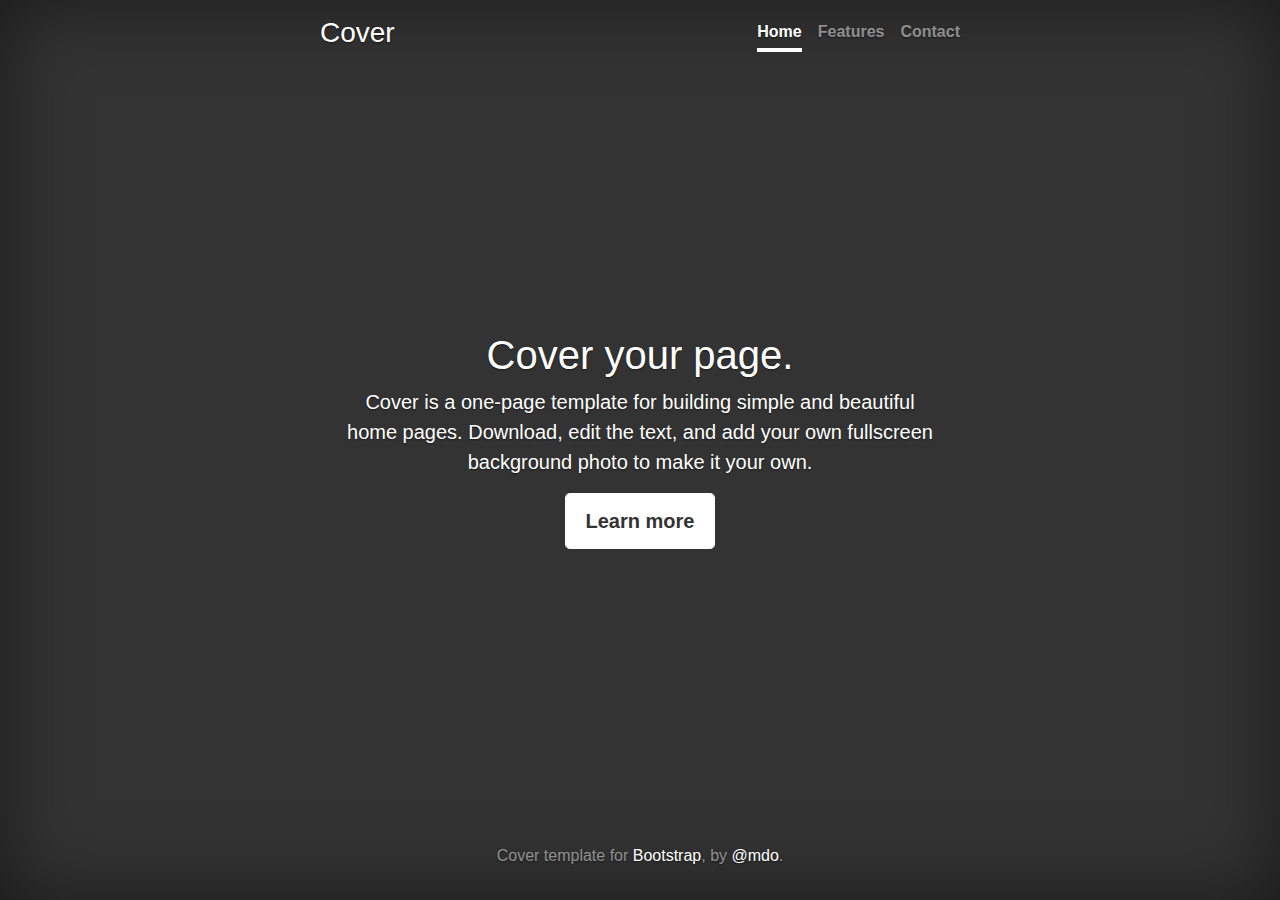
<file: bootstrap-4.1.1/docs/4.1/examples/cover/index.html>
<!doctype html>
<html lang="en">
  <head>
    <meta charset="utf-8">
    <meta name="viewport" content="width=device-width, initial-scale=1, shrink-to-fit=no">
    <meta name="description" content="">
    <meta name="author" content="">
    <link rel="icon" href="../../../../favicon.ico">

    <title>Cover Template for Bootstrap</title>

    <!-- Bootstrap core CSS -->
    <link href="../../../../dist/css/bootstrap.min.css" rel="stylesheet">

    <!-- Custom styles for this template -->
    <link href="cover.css" rel="stylesheet">
  </head>

  <body class="text-center">

    <div class="cover-container d-flex w-100 h-100 p-3 mx-auto flex-column">
      <header class="masthead mb-auto">
        <div class="inner">
          <h3 class="masthead-brand">Cover</h3>
          <nav class="nav nav-masthead justify-content-center">
            <a class="nav-link active" href="#">Home</a>
            <a class="nav-link" href="#">Features</a>
            <a class="nav-link" href="#">Contact</a>
          </nav>
        </div>
      </header>

      <main role="main" class="inner cover">
        <h1 class="cover-heading">Cover your page.</h1>
        <p class="lead">Cover is a one-page template for building simple and beautiful home pages. Download, edit the text, and add your own fullscreen background photo to make it your own.</p>
        <p class="lead">
          <a href="#" class="btn btn-lg btn-secondary">Learn more</a>
        </p>
      </main>

      <footer class="mastfoot mt-auto">
        <div class="inner">
          <p>Cover template for <a href="https://getbootstrap.com/">Bootstrap</a>, by <a href="https://twitter.com/mdo">@mdo</a>.</p>
        </div>
      </footer>
    </div>


    <!-- Bootstrap core JavaScript
    ================================================== -->
    <!-- Placed at the end of the document so the pages load faster -->
    <script src="https://code.jquery.com/jquery-3.3.1.slim.min.js" integrity="sha384-q8i/X+965DzO0rT7abK41JStQIAqVgRVzpbzo5smXKp4YfRvH+8abtTE1Pi6jizo" crossorigin="anonymous"></script>
    <script>window.jQuery || document.write('<script src="../../../../assets/js/vendor/jquery-slim.min.js"><\/script>')</script>
    <script src="../../../../assets/js/vendor/popper.min.js"></script>
    <script src="../../../../dist/js/bootstrap.min.js"></script>
  </body>
</html>
</file>
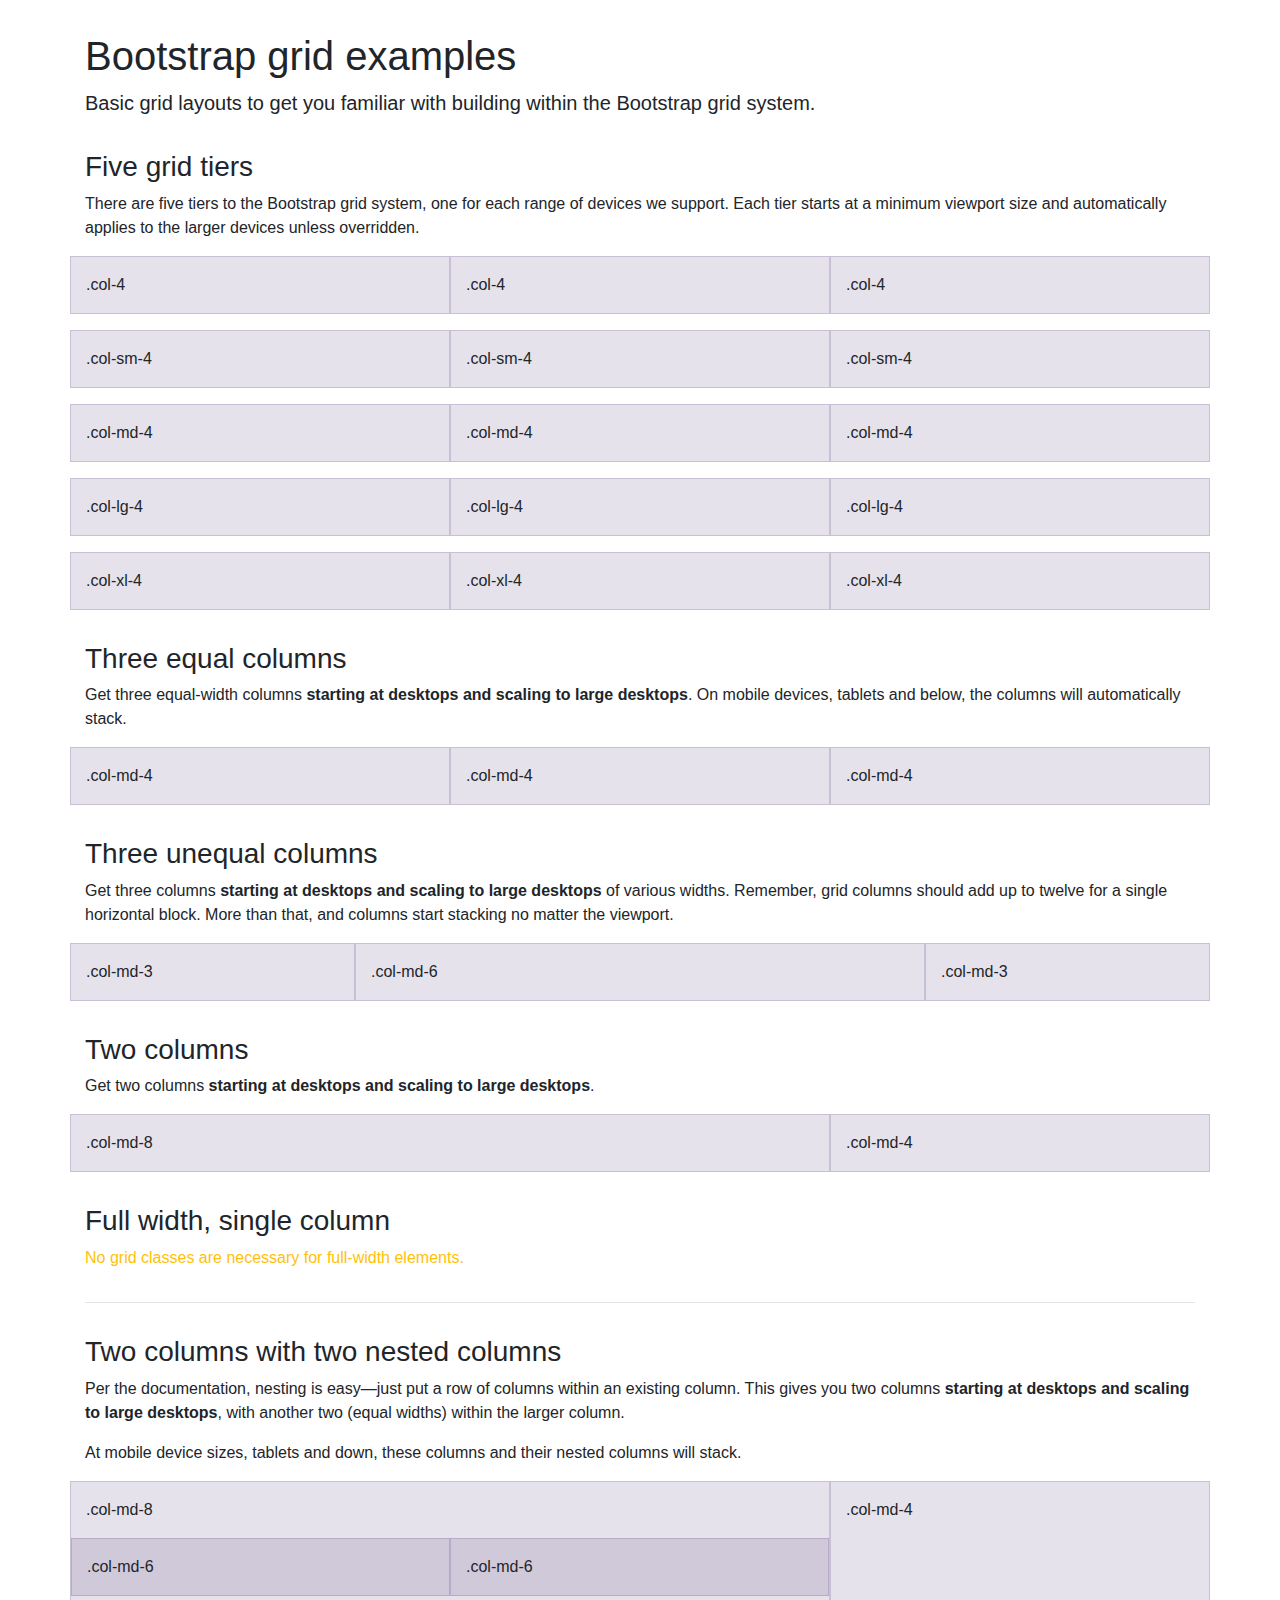
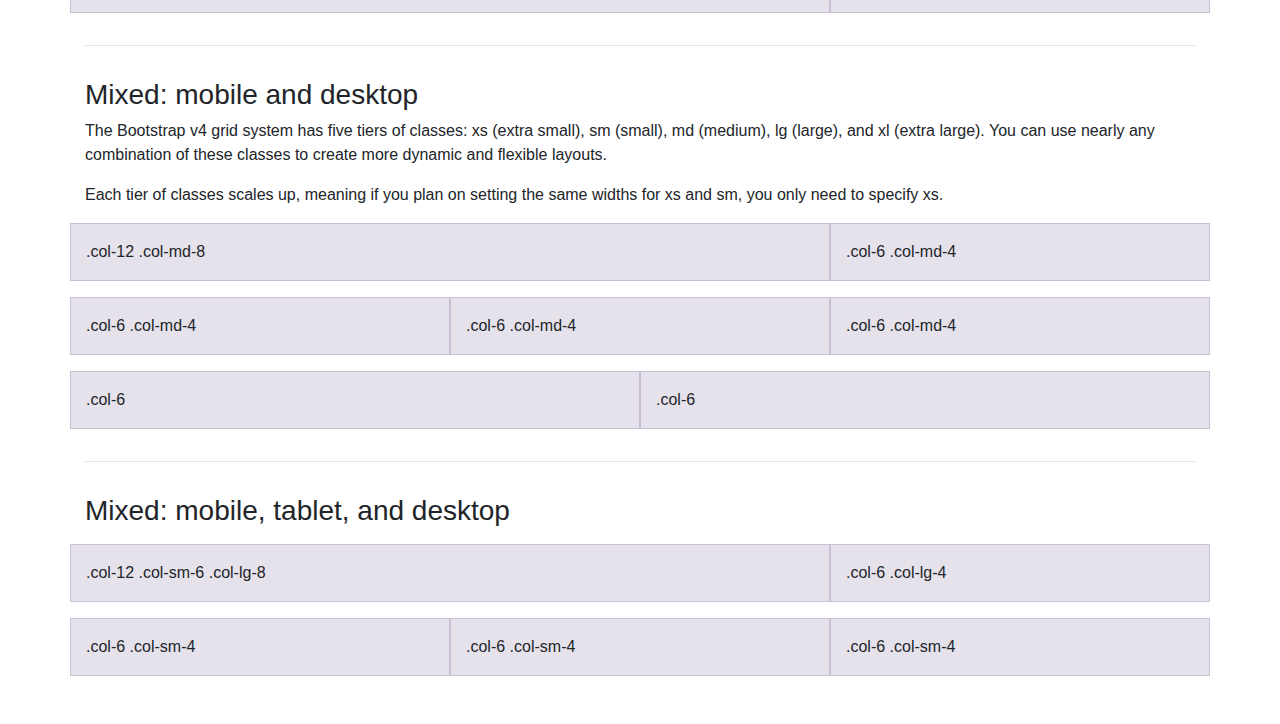
<file: bootstrap-4.1.1/docs/4.1/examples/grid/index.html>
<!doctype html>
<html lang="en">
  <head>
    <meta charset="utf-8">
    <meta name="viewport" content="width=device-width, initial-scale=1, shrink-to-fit=no">
    <meta name="description" content="">
    <meta name="author" content="">
    <link rel="icon" href="../../../../favicon.ico">

    <title>Grid Template for Bootstrap</title>

    <!-- Bootstrap core CSS -->
    <link href="../../../../dist/css/bootstrap.min.css" rel="stylesheet">

    <!-- Custom styles for this template -->
    <link href="grid.css" rel="stylesheet">
  </head>

  <body>
    <div class="container">

      <h1>Bootstrap grid examples</h1>
      <p class="lead">Basic grid layouts to get you familiar with building within the Bootstrap grid system.</p>

      <h3>Five grid tiers</h3>
      <p>There are five tiers to the Bootstrap grid system, one for each range of devices we support. Each tier starts at a minimum viewport size and automatically applies to the larger devices unless overridden.</p>

      <div class="row">
        <div class="col-4">.col-4</div>
        <div class="col-4">.col-4</div>
        <div class="col-4">.col-4</div>
      </div>

      <div class="row">
        <div class="col-sm-4">.col-sm-4</div>
        <div class="col-sm-4">.col-sm-4</div>
        <div class="col-sm-4">.col-sm-4</div>
      </div>

      <div class="row">
        <div class="col-md-4">.col-md-4</div>
        <div class="col-md-4">.col-md-4</div>
        <div class="col-md-4">.col-md-4</div>
      </div>

      <div class="row">
        <div class="col-lg-4">.col-lg-4</div>
        <div class="col-lg-4">.col-lg-4</div>
        <div class="col-lg-4">.col-lg-4</div>
      </div>

      <div class="row">
        <div class="col-xl-4">.col-xl-4</div>
        <div class="col-xl-4">.col-xl-4</div>
        <div class="col-xl-4">.col-xl-4</div>
      </div>

      <h3>Three equal columns</h3>
      <p>Get three equal-width columns <strong>starting at desktops and scaling to large desktops</strong>. On mobile devices, tablets and below, the columns will automatically stack.</p>
      <div class="row">
        <div class="col-md-4">.col-md-4</div>
        <div class="col-md-4">.col-md-4</div>
        <div class="col-md-4">.col-md-4</div>
      </div>

      <h3>Three unequal columns</h3>
      <p>Get three columns <strong>starting at desktops and scaling to large desktops</strong> of various widths. Remember, grid columns should add up to twelve for a single horizontal block. More than that, and columns start stacking no matter the viewport.</p>
      <div class="row">
        <div class="col-md-3">.col-md-3</div>
        <div class="col-md-6">.col-md-6</div>
        <div class="col-md-3">.col-md-3</div>
      </div>

      <h3>Two columns</h3>
      <p>Get two columns <strong>starting at desktops and scaling to large desktops</strong>.</p>
      <div class="row">
        <div class="col-md-8">.col-md-8</div>
        <div class="col-md-4">.col-md-4</div>
      </div>

      <h3>Full width, single column</h3>
      <p class="text-warning">No grid classes are necessary for full-width elements.</p>

      <hr>

      <h3>Two columns with two nested columns</h3>
      <p>Per the documentation, nesting is easy—just put a row of columns within an existing column. This gives you two columns <strong>starting at desktops and scaling to large desktops</strong>, with another two (equal widths) within the larger column.</p>
      <p>At mobile device sizes, tablets and down, these columns and their nested columns will stack.</p>
      <div class="row">
        <div class="col-md-8">
          .col-md-8
          <div class="row">
            <div class="col-md-6">.col-md-6</div>
            <div class="col-md-6">.col-md-6</div>
          </div>
        </div>
        <div class="col-md-4">.col-md-4</div>
      </div>

      <hr>

      <h3>Mixed: mobile and desktop</h3>
      <p>The Bootstrap v4 grid system has five tiers of classes: xs (extra small), sm (small), md (medium), lg (large), and xl (extra large). You can use nearly any combination of these classes to create more dynamic and flexible layouts.</p>
      <p>Each tier of classes scales up, meaning if you plan on setting the same widths for xs and sm, you only need to specify xs.</p>
      <div class="row">
        <div class="col-12 col-md-8">.col-12 .col-md-8</div>
        <div class="col-6 col-md-4">.col-6 .col-md-4</div>
      </div>
      <div class="row">
        <div class="col-6 col-md-4">.col-6 .col-md-4</div>
        <div class="col-6 col-md-4">.col-6 .col-md-4</div>
        <div class="col-6 col-md-4">.col-6 .col-md-4</div>
      </div>
      <div class="row">
        <div class="col-6">.col-6</div>
        <div class="col-6">.col-6</div>
      </div>

      <hr>

      <h3>Mixed: mobile, tablet, and desktop</h3>
      <p></p>
      <div class="row">
        <div class="col-12 col-sm-6 col-lg-8">.col-12 .col-sm-6 .col-lg-8</div>
        <div class="col-6 col-lg-4">.col-6 .col-lg-4</div>
      </div>
      <div class="row">
        <div class="col-6 col-sm-4">.col-6 .col-sm-4</div>
        <div class="col-6 col-sm-4">.col-6 .col-sm-4</div>
        <div class="col-6 col-sm-4">.col-6 .col-sm-4</div>
      </div>

    </div> <!-- /container -->
  </body>
</html>
</file>
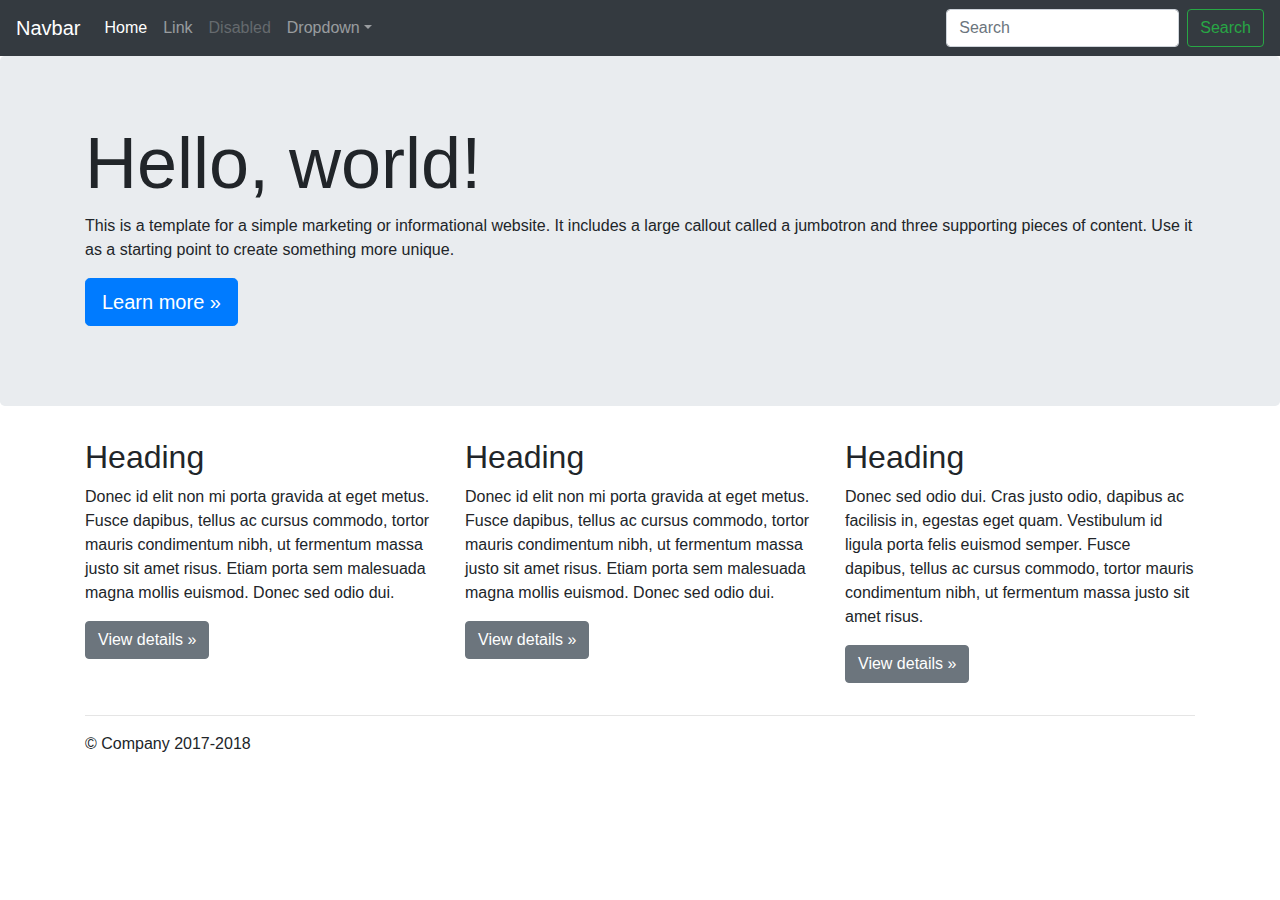
<file: bootstrap-4.1.1/docs/4.1/examples/jumbotron/index.html>
<!doctype html>
<html lang="en">
  <head>
    <meta charset="utf-8">
    <meta name="viewport" content="width=device-width, initial-scale=1, shrink-to-fit=no">
    <meta name="description" content="">
    <meta name="author" content="">
    <link rel="icon" href="../../../../favicon.ico">

    <title>Jumbotron Template for Bootstrap</title>

    <!-- Bootstrap core CSS -->
    <link href="../../../../dist/css/bootstrap.min.css" rel="stylesheet">

    <!-- Custom styles for this template -->
    <link href="jumbotron.css" rel="stylesheet">
  </head>

  <body>

    <nav class="navbar navbar-expand-md navbar-dark fixed-top bg-dark">
      <a class="navbar-brand" href="#">Navbar</a>
      <button class="navbar-toggler" type="button" data-toggle="collapse" data-target="#navbarsExampleDefault" aria-controls="navbarsExampleDefault" aria-expanded="false" aria-label="Toggle navigation">
        <span class="navbar-toggler-icon"></span>
      </button>

      <div class="collapse navbar-collapse" id="navbarsExampleDefault">
        <ul class="navbar-nav mr-auto">
          <li class="nav-item active">
            <a class="nav-link" href="#">Home <span class="sr-only">(current)</span></a>
          </li>
          <li class="nav-item">
            <a class="nav-link" href="#">Link</a>
          </li>
          <li class="nav-item">
            <a class="nav-link disabled" href="#">Disabled</a>
          </li>
          <li class="nav-item dropdown">
            <a class="nav-link dropdown-toggle" href="http://example.com" id="dropdown01" data-toggle="dropdown" aria-haspopup="true" aria-expanded="false">Dropdown</a>
            <div class="dropdown-menu" aria-labelledby="dropdown01">
              <a class="dropdown-item" href="#">Action</a>
              <a class="dropdown-item" href="#">Another action</a>
              <a class="dropdown-item" href="#">Something else here</a>
            </div>
          </li>
        </ul>
        <form class="form-inline my-2 my-lg-0">
          <input class="form-control mr-sm-2" type="text" placeholder="Search" aria-label="Search">
          <button class="btn btn-outline-success my-2 my-sm-0" type="submit">Search</button>
        </form>
      </div>
    </nav>

    <main role="main">

      <!-- Main jumbotron for a primary marketing message or call to action -->
      <div class="jumbotron">
        <div class="container">
          <h1 class="display-3">Hello, world!</h1>
          <p>This is a template for a simple marketing or informational website. It includes a large callout called a jumbotron and three supporting pieces of content. Use it as a starting point to create something more unique.</p>
          <p><a class="btn btn-primary btn-lg" href="#" role="button">Learn more &raquo;</a></p>
        </div>
      </div>

      <div class="container">
        <!-- Example row of columns -->
        <div class="row">
          <div class="col-md-4">
            <h2>Heading</h2>
            <p>Donec id elit non mi porta gravida at eget metus. Fusce dapibus, tellus ac cursus commodo, tortor mauris condimentum nibh, ut fermentum massa justo sit amet risus. Etiam porta sem malesuada magna mollis euismod. Donec sed odio dui. </p>
            <p><a class="btn btn-secondary" href="#" role="button">View details &raquo;</a></p>
          </div>
          <div class="col-md-4">
            <h2>Heading</h2>
            <p>Donec id elit non mi porta gravida at eget metus. Fusce dapibus, tellus ac cursus commodo, tortor mauris condimentum nibh, ut fermentum massa justo sit amet risus. Etiam porta sem malesuada magna mollis euismod. Donec sed odio dui. </p>
            <p><a class="btn btn-secondary" href="#" role="button">View details &raquo;</a></p>
          </div>
          <div class="col-md-4">
            <h2>Heading</h2>
            <p>Donec sed odio dui. Cras justo odio, dapibus ac facilisis in, egestas eget quam. Vestibulum id ligula porta felis euismod semper. Fusce dapibus, tellus ac cursus commodo, tortor mauris condimentum nibh, ut fermentum massa justo sit amet risus.</p>
            <p><a class="btn btn-secondary" href="#" role="button">View details &raquo;</a></p>
          </div>
        </div>

        <hr>

      </div> <!-- /container -->

    </main>

    <footer class="container">
      <p>&copy; Company 2017-2018</p>
    </footer>

    <!-- Bootstrap core JavaScript
    ================================================== -->
    <!-- Placed at the end of the document so the pages load faster -->
    <script src="https://code.jquery.com/jquery-3.3.1.slim.min.js" integrity="sha384-q8i/X+965DzO0rT7abK41JStQIAqVgRVzpbzo5smXKp4YfRvH+8abtTE1Pi6jizo" crossorigin="anonymous"></script>
    <script>window.jQuery || document.write('<script src="../../../../assets/js/vendor/jquery-slim.min.js"><\/script>')</script>
    <script src="../../../../assets/js/vendor/popper.min.js"></script>
    <script src="../../../../dist/js/bootstrap.min.js"></script>
  </body>
</html>
</file>
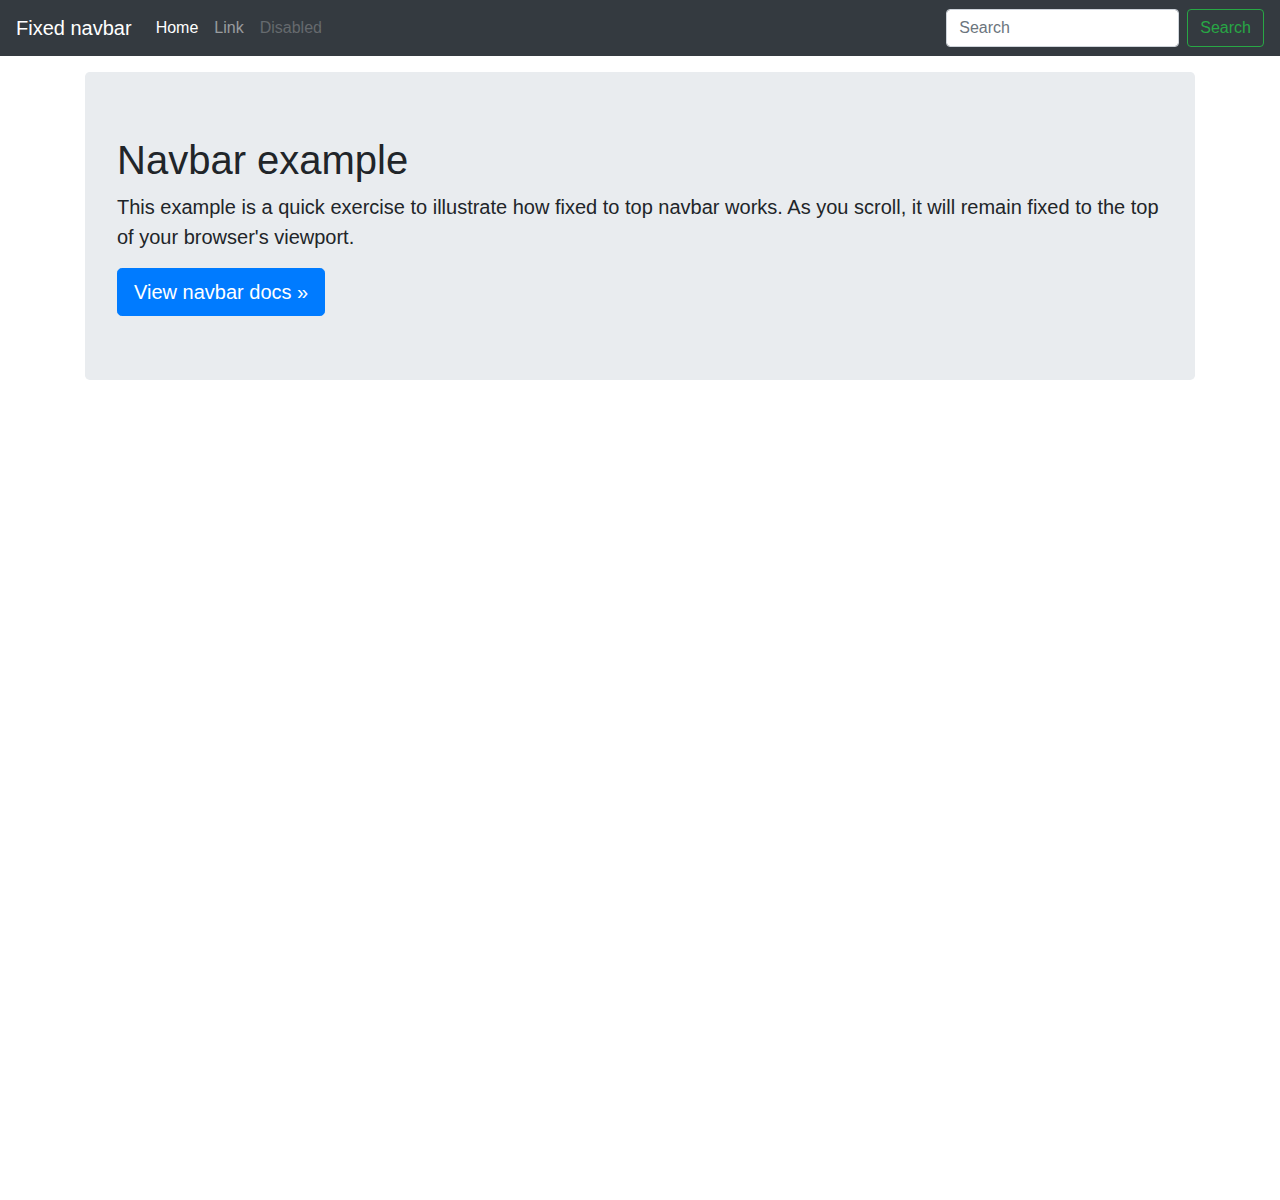
<file: bootstrap-4.1.1/docs/4.1/examples/navbar-fixed/index.html>
<!doctype html>
<html lang="en">
  <head>
    <meta charset="utf-8">
    <meta name="viewport" content="width=device-width, initial-scale=1, shrink-to-fit=no">
    <meta name="description" content="">
    <meta name="author" content="">
    <link rel="icon" href="../../../../favicon.ico">

    <title>Fixed top navbar example for Bootstrap</title>

    <!-- Bootstrap core CSS -->
    <link href="../../../../dist/css/bootstrap.min.css" rel="stylesheet">

    <!-- Custom styles for this template -->
    <link href="navbar-top-fixed.css" rel="stylesheet">
  </head>

  <body>

    <nav class="navbar navbar-expand-md navbar-dark fixed-top bg-dark">
      <a class="navbar-brand" href="#">Fixed navbar</a>
      <button class="navbar-toggler" type="button" data-toggle="collapse" data-target="#navbarCollapse" aria-controls="navbarCollapse" aria-expanded="false" aria-label="Toggle navigation">
        <span class="navbar-toggler-icon"></span>
      </button>
      <div class="collapse navbar-collapse" id="navbarCollapse">
        <ul class="navbar-nav mr-auto">
          <li class="nav-item active">
            <a class="nav-link" href="#">Home <span class="sr-only">(current)</span></a>
          </li>
          <li class="nav-item">
            <a class="nav-link" href="#">Link</a>
          </li>
          <li class="nav-item">
            <a class="nav-link disabled" href="#">Disabled</a>
          </li>
        </ul>
        <form class="form-inline mt-2 mt-md-0">
          <input class="form-control mr-sm-2" type="text" placeholder="Search" aria-label="Search">
          <button class="btn btn-outline-success my-2 my-sm-0" type="submit">Search</button>
        </form>
      </div>
    </nav>

    <main role="main" class="container">
      <div class="jumbotron">
        <h1>Navbar example</h1>
        <p class="lead">This example is a quick exercise to illustrate how fixed to top navbar works. As you scroll, it will remain fixed to the top of your browser's viewport.</p>
        <a class="btn btn-lg btn-primary" href="../../components/navbar/" role="button">View navbar docs &raquo;</a>
      </div>
    </main>

    <!-- Bootstrap core JavaScript
    ================================================== -->
    <!-- Placed at the end of the document so the pages load faster -->
    <script src="https://code.jquery.com/jquery-3.3.1.slim.min.js" integrity="sha384-q8i/X+965DzO0rT7abK41JStQIAqVgRVzpbzo5smXKp4YfRvH+8abtTE1Pi6jizo" crossorigin="anonymous"></script>
    <script>window.jQuery || document.write('<script src="../../../../assets/js/vendor/jquery-slim.min.js"><\/script>')</script>
    <script src="../../../../assets/js/vendor/popper.min.js"></script>
    <script src="../../../../dist/js/bootstrap.min.js"></script>
  </body>
</html>
</file>
<file: css/style.css>
h1#cabecera { 
	font-size: 45pt;
  text-align: center;
  color: yellow;
  background: url('imagenfondo.jpg') ;
  padding: 0px;
  margin: 10px 0px;
}


header {
  width: 100%;
  height: 180px;
  }

nav 
{
  display: block;
  width: 100%;
  height: 70px;
  /* Desplazamos el nav hacia la izquierda */
}
 
nav ul
{
  float: left;
  list-style: none;
  width: 100%;
}
 
nav ul li 
{
  float: left;
  font-family: Arial;
  font-size: 20px;
  border: solid black;
}
 
nav ul li a 
{
  display: block; /* Convertimos los elementos a en elementos bloque para manipular el padding */
  padding: 20px 70px;
  color: black;
  text-decoration: none;
}

nav ul li:hover 
{
  background: yellow;
}


nav ul li a.active
{
 background: red;
 color:white; 
}

section
{
  position: relative;
  top: 0px;
}

aside
{
  display: inline-block;
  width: 100%;
  height: 600px;
  position: relative;

}

section.division > *
{
  display: inline-block;
}

#diva > *
{
  width:200px; 
  height:200px;
}


body div.uno
{
  display: inline-block;
  width: 45%;
  height: 700px;
  position: relative;
}

div.card
{
  width: 45%;
  height: 200px;
}

div.dos >*
{
  display: inline-block;
  width: 250px;
}

div.dos img:hover
{
  opacity: 0.5;
}

img.imagen
{
  box-shadow: 5px 3px 10px 1px #888874;
  border-radius: 40px;
}

div.tres
{
  height: 200px;
}

span.oculta
{
  border: 1px solid #ccc;
  display: none;
  font-size: 10px;
  margin-top: 10px;
  padding: 5px;
  text-transform: uppercase;
}

#op1:hover #desc1
{
   display: block;
}

#op2:hover #desc2
{
   display: block;
}

#op3:hover #desc3
{
   display: block;
}

#op4:hover #desc4
{
   display: block;
}

#op5:hover #desc5
{
   display: block;
}



#pala
{
  width: 250px;
}

#quien
{
  display: block;
}

#tabla tbody tr:nth-child(odd) {
    background-color: green;
}

#tabla tbody tr:nth-child(even) {
    background-color: white;
}

#tabla thead 
{
  font-weight: bold;
}

#footer
{   
   border: 1px solid black;
   display : inline-block; 
   width: 100%;
}


#izquierda 
{
  text-align: justify;
  width: 400px;  
  height: 30px; 
  padding: 10px;
  float: left;
}

#derecha 
{
  width: 890px; 
  height: 10%;
  padding: 10px;        
  float: right;
}  


img.pie
{
  width: 180px; height: 70px;
}    


.card {
    
     
       margin: 10px;
       overflow: scroll;
       width: 290px;
       height:300px;
       padding:10px;
}

#primero
{
  border: solid black;
}

.container-fluid
{
  margin-right:221.500px;
  margin-left:221.500px;
}
</file>
<file: bootstrap-4.1.1/docs/4.1/examples/album/album.css>
:root {
  --jumbotron-padding-y: 3rem;
}

.jumbotron {
  padding-top: var(--jumbotron-padding-y);
  padding-bottom: var(--jumbotron-padding-y);
  margin-bottom: 0;
  background-color: #fff;
}
@media (min-width: 768px) {
  .jumbotron {
    padding-top: calc(var(--jumbotron-padding-y) * 2);
    padding-bottom: calc(var(--jumbotron-padding-y) * 2);
  }
}

.jumbotron p:last-child {
  margin-bottom: 0;
}

.jumbotron-heading {
  font-weight: 300;
}

.jumbotron .container {
  max-width: 40rem;
}

footer {
  padding-top: 3rem;
  padding-bottom: 3rem;
}

footer p {
  margin-bottom: .25rem;
}

.box-shadow { box-shadow: 0 .25rem .75rem rgba(0, 0, 0, .05); }
</file>
<file: bootstrap-4.1.1/docs/4.1/examples/blog/blog.css>
/* stylelint-disable selector-list-comma-newline-after */

.blog-header {
  line-height: 1;
  border-bottom: 1px solid #e5e5e5;
}

.blog-header-logo {
  font-family: "Playfair Display", Georgia, "Times New Roman", serif;
  font-size: 2.25rem;
}

.blog-header-logo:hover {
  text-decoration: none;
}

h1, h2, h3, h4, h5, h6 {
  font-family: "Playfair Display", Georgia, "Times New Roman", serif;
}

.display-4 {
  font-size: 2.5rem;
}
@media (min-width: 768px) {
  .display-4 {
    font-size: 3rem;
  }
}

.nav-scroller {
  position: relative;
  z-index: 2;
  height: 2.75rem;
  overflow-y: hidden;
}

.nav-scroller .nav {
  display: -ms-flexbox;
  display: flex;
  -ms-flex-wrap: nowrap;
  flex-wrap: nowrap;
  padding-bottom: 1rem;
  margin-top: -1px;
  overflow-x: auto;
  text-align: center;
  white-space: nowrap;
  -webkit-overflow-scrolling: touch;
}

.nav-scroller .nav-link {
  padding-top: .75rem;
  padding-bottom: .75rem;
  font-size: .875rem;
}

.card-img-right {
  height: 100%;
  border-radius: 0 3px 3px 0;
}

.flex-auto {
  -ms-flex: 0 0 auto;
  flex: 0 0 auto;
}

.h-250 { height: 250px; }
@media (min-width: 768px) {
  .h-md-250 { height: 250px; }
}

.border-top { border-top: 1px solid #e5e5e5; }
.border-bottom { border-bottom: 1px solid #e5e5e5; }

.box-shadow { box-shadow: 0 .25rem .75rem rgba(0, 0, 0, .05); }

/*
 * Blog name and description
 */
.blog-title {
  margin-bottom: 0;
  font-size: 2rem;
  font-weight: 400;
}
.blog-description {
  font-size: 1.1rem;
  color: #999;
}

@media (min-width: 40em) {
  .blog-title {
    font-size: 3.5rem;
  }
}

/* Pagination */
.blog-pagination {
  margin-bottom: 4rem;
}
.blog-pagination > .btn {
  border-radius: 2rem;
}

/*
 * Blog posts
 */
.blog-post {
  margin-bottom: 4rem;
}
.blog-post-title {
  margin-bottom: .25rem;
  font-size: 2.5rem;
}
.blog-post-meta {
  margin-bottom: 1.25rem;
  color: #999;
}

/*
 * Footer
 */
.blog-footer {
  padding: 2.5rem 0;
  color: #999;
  text-align: center;
  background-color: #f9f9f9;
  border-top: .05rem solid #e5e5e5;
}
.blog-footer p:last-child {
  margin-bottom: 0;
}
</file>
<file: bootstrap-4.1.1/docs/4.1/examples/carousel/carousel.css>
/* GLOBAL STYLES
-------------------------------------------------- */
/* Padding below the footer and lighter body text */

body {
  padding-top: 3rem;
  padding-bottom: 3rem;
  color: #5a5a5a;
}


/* CUSTOMIZE THE CAROUSEL
-------------------------------------------------- */

/* Carousel base class */
.carousel {
  margin-bottom: 4rem;
}
/* Since positioning the image, we need to help out the caption */
.carousel-caption {
  bottom: 3rem;
  z-index: 10;
}

/* Declare heights because of positioning of img element */
.carousel-item {
  height: 32rem;
  background-color: #777;
}
.carousel-item > img {
  position: absolute;
  top: 0;
  left: 0;
  min-width: 100%;
  height: 32rem;
}


/* MARKETING CONTENT
-------------------------------------------------- */

/* Center align the text within the three columns below the carousel */
.marketing .col-lg-4 {
  margin-bottom: 1.5rem;
  text-align: center;
}
.marketing h2 {
  font-weight: 400;
}
.marketing .col-lg-4 p {
  margin-right: .75rem;
  margin-left: .75rem;
}


/* Featurettes
------------------------- */

.featurette-divider {
  margin: 5rem 0; /* Space out the Bootstrap <hr> more */
}

/* Thin out the marketing headings */
.featurette-heading {
  font-weight: 300;
  line-height: 1;
  letter-spacing: -.05rem;
}


/* RESPONSIVE CSS
-------------------------------------------------- */

@media (min-width: 40em) {
  /* Bump up size of carousel content */
  .carousel-caption p {
    margin-bottom: 1.25rem;
    font-size: 1.25rem;
    line-height: 1.4;
  }

  .featurette-heading {
    font-size: 50px;
  }
}

@media (min-width: 62em) {
  .featurette-heading {
    margin-top: 7rem;
  }
}
</file>
<file: bootstrap-4.1.1/docs/4.1/examples/cover/cover.css>
/*
 * Globals
 */

/* Links */
a,
a:focus,
a:hover {
  color: #fff;
}

/* Custom default button */
.btn-secondary,
.btn-secondary:hover,
.btn-secondary:focus {
  color: #333;
  text-shadow: none; /* Prevent inheritance from `body` */
  background-color: #fff;
  border: .05rem solid #fff;
}


/*
 * Base structure
 */

html,
body {
  height: 100%;
  background-color: #333;
}

body {
  display: -ms-flexbox;
  display: flex;
  color: #fff;
  text-shadow: 0 .05rem .1rem rgba(0, 0, 0, .5);
  box-shadow: inset 0 0 5rem rgba(0, 0, 0, .5);
}

.cover-container {
  max-width: 42em;
}


/*
 * Header
 */
.masthead {
  margin-bottom: 2rem;
}

.masthead-brand {
  margin-bottom: 0;
}

.nav-masthead .nav-link {
  padding: .25rem 0;
  font-weight: 700;
  color: rgba(255, 255, 255, .5);
  background-color: transparent;
  border-bottom: .25rem solid transparent;
}

.nav-masthead .nav-link:hover,
.nav-masthead .nav-link:focus {
  border-bottom-color: rgba(255, 255, 255, .25);
}

.nav-masthead .nav-link + .nav-link {
  margin-left: 1rem;
}

.nav-masthead .active {
  color: #fff;
  border-bottom-color: #fff;
}

@media (min-width: 48em) {
  .masthead-brand {
    float: left;
  }
  .nav-masthead {
    float: right;
  }
}


/*
 * Cover
 */
.cover {
  padding: 0 1.5rem;
}
.cover .btn-lg {
  padding: .75rem 1.25rem;
  font-weight: 700;
}


/*
 * Footer
 */
.mastfoot {
  color: rgba(255, 255, 255, .5);
}
</file>
<file: bootstrap-4.1.1/docs/4.1/examples/grid/grid.css>
body {
  padding-top: 2rem;
  padding-bottom: 2rem;
}

h3 {
  margin-top: 2rem;
}

.row {
  margin-bottom: 1rem;
}
.row .row {
  margin-top: 1rem;
  margin-bottom: 0;
}
[class*="col-"] {
  padding-top: 1rem;
  padding-bottom: 1rem;
  background-color: rgba(86, 61, 124, .15);
  border: 1px solid rgba(86, 61, 124, .2);
}

hr {
  margin-top: 2rem;
  margin-bottom: 2rem;
}
</file>
<file: bootstrap-4.1.1/docs/4.1/examples/jumbotron/jumbotron.css>
/* Move down content because we have a fixed navbar that is 3.5rem tall */
body {
  padding-top: 3.5rem;
}
</file>
<file: bootstrap-4.1.1/docs/4.1/examples/navbar-fixed/navbar-top-fixed.css>
/* Show it is fixed to the top */
body {
  min-height: 75rem;
  padding-top: 4.5rem;
}
</file>
